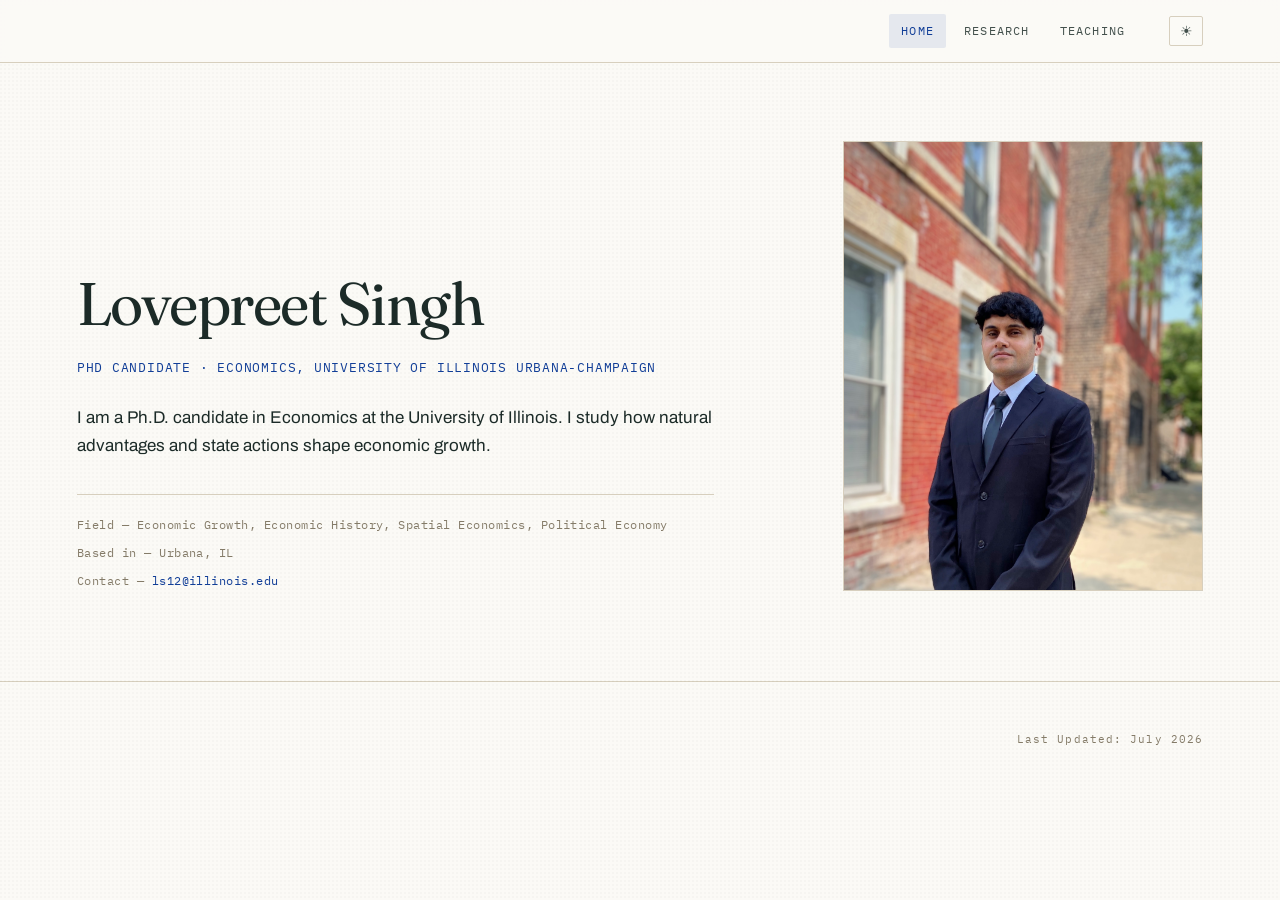
<file: index.html>
<!-- Self-contained page: design (CSS) and behaviour (JS) are inlined so each
     page renders on its own. [ brackets ] mark placeholders to replace. -->
<!DOCTYPE html>
<html lang="en">
<head>
<meta charset="UTF-8">
<meta name="viewport" content="width=device-width, initial-scale=1">
<title>Lovepreet Singh</title>
<meta name="description" content="[ One-line description of you and your work ]">
<script>try{var t=localStorage.getItem('theme')||(matchMedia('(prefers-color-scheme:dark)').matches?'dark':'light');if(t==='dark')document.documentElement.setAttribute('data-theme','dark');}catch(e){}</script>
<link rel="preconnect" href="https://fonts.googleapis.com">
<link rel="preconnect" href="https://fonts.gstatic.com" crossorigin>
<link href="https://fonts.googleapis.com/css2?family=Fraunces:ital,opsz,wght@0,9..144,400;0,9..144,500;0,9..144,600;0,9..144,900;1,9..144,400&family=Archivo:wght@400;500;600&family=IBM+Plex+Mono:wght@400;500&display=swap" rel="stylesheet">
<style>
  :root{
    --paper:    #FBFAF6;   /* near-white warm paper          */
    --paper-2:  #FFFFFF;   /* white card / plate surface     */
    --ink:      #1C2B28;   /* deep pine-slate (near-black)  */
    --ink-soft: #43504C;   /* secondary text                */
    --muted:    #847B68;   /* captions, meta, mono labels   */
    --accent:   #113E97;   /* fountain-pen cobalt           */
    --rule:     #D7CFBE;   /* hairline rules                */

    --serif: "Fraunces", Georgia, serif;
    --sans:  "Archivo", system-ui, sans-serif;
    --mono:  "IBM Plex Mono", ui-monospace, monospace;

    --edge: clamp(20px, 6vw, 110px);   /* page side margin   */
    --maxw: 1440px;

    --grain:   rgba(28,43,40,.07);     /* paper grain dots    */
    --scrim:   rgba(16,22,20,.92);     /* always-dark overlay on images */
    --on-scrim:#F1ECE0;                /* light text on scrim */
    --overlay: rgba(16,22,20,.80);     /* lightbox backdrop   */
  }

  /* dark theme — same identity, parchment becomes the ink */
  html[data-theme="dark"]{
    --paper:#16201E; --paper-2:#1F2B28; --ink:#E8E2D4; --ink-soft:#B6B2A3;
    --muted:#8C8670; --accent:#9AC4FF; --rule:#33403A; --grain:rgba(232,226,212,.05);
  }

  *{ box-sizing:border-box; margin:0; padding:0; }
  html{ scroll-behavior:smooth; }
  body{
    background:var(--paper); color:var(--ink);
    font-family:var(--sans); font-size:17px; line-height:1.65;
    -webkit-font-smoothing:antialiased;
    transition:background-color .4s ease, color .4s ease;
  }
  a{ color:inherit; }
  img{ display:block; max-width:100%; }
  ::selection{ background:var(--accent); color:#fff; }
  h1,h2,h3{ text-wrap:balance; }
  p{ text-wrap:pretty; }
  section[id], #home{ scroll-margin-top:78px; }   /* keep anchors clear of sticky nav */

  /* faint paper grain over the whole page */
  body::before{
    content:""; position:fixed; inset:0; pointer-events:none; z-index:0;
    opacity:.3; mix-blend-mode:multiply;
    background-image:
      radial-gradient(circle at 1px 1px, var(--grain) 1px, transparent 0);
    background-size:4px 4px;
  }
  .wrap{ max-width:var(--maxw); margin:0 auto; padding:0 var(--edge); position:relative; z-index:1; }

  /* ---- shared bits ---------------------------------------------------- */
  .eyebrow{
    font-family:var(--mono); font-size:12px; letter-spacing:.22em;
    text-transform:uppercase; color:var(--muted);
  }
  .accession{ font-family:var(--mono); font-size:12px; letter-spacing:.08em; color:var(--accent); }
  .filemark{ display:flex; align-items:baseline; gap:18px; border-bottom:1px solid var(--rule);
             padding-bottom:14px; margin-bottom:46px; }
  .filemark .no{ font-family:var(--mono); font-size:13px; color:var(--accent); letter-spacing:.1em; }
  .filemark h2{ font-family:var(--serif); font-weight:600; font-size:clamp(26px,4vw,40px);
                line-height:1; letter-spacing:-.01em; }
  .filemark .of{ margin-left:auto; font-family:var(--mono); font-size:11px; color:var(--muted);
                 letter-spacing:.18em; }

  /* image placeholder plate (replace with <img class="plate">) */
  .plate{
    position:relative; background:var(--paper-2);
    border:1px solid var(--rule); aspect-ratio:4/5; overflow:hidden;
    display:flex; align-items:flex-end; justify-content:flex-start;
  }
  .plate::before{   /* big faint accession ghost number */
    content:attr(data-no); position:absolute; inset:0;
    display:flex; align-items:center; justify-content:center;
    font-family:var(--serif); font-weight:900; font-size:clamp(40px,7vw,84px);
    color:var(--ink); opacity:.06; letter-spacing:-.03em;
  }
  .plate::after{    /* corner registration mark */
    content:""; position:absolute; top:10px; left:10px; width:14px; height:14px;
    border-top:1.5px solid var(--muted); border-left:1.5px solid var(--muted); opacity:.55;
  }
  .plate .cap{
    position:relative; font-family:var(--mono); font-size:11px; letter-spacing:.12em;
    color:var(--muted); padding:10px 12px; text-transform:uppercase;
  }
  img.plate{ width:100%; height:100%; object-fit:cover; }

  /* expandable abstract (native <details>, no JS, keyboard-accessible) */
  .abs{ margin-top:16px; }
  .abs summary{ cursor:pointer; list-style:none; display:inline-flex; align-items:center; gap:9px;
    font-family:var(--mono); font-size:11px; letter-spacing:.12em; text-transform:uppercase; color:var(--accent); }
  .abs summary::-webkit-details-marker{ display:none; }
  .abs summary::before{ content:"+"; display:inline-grid; place-items:center; width:16px; height:16px;
    border:1px solid var(--accent); border-radius:2px; font-size:12px; line-height:1; }
  .abs[open] summary::before{ content:"\2013"; }
  .abs .abs-body{ margin-top:13px; padding:15px 17px; background:var(--paper-2); border:1px solid var(--rule);
    border-radius:3px; color:var(--ink-soft); font-size:15px; line-height:1.6; max-width:74ch; }

  /* clickable / enlargeable plate */
  .plate.zoomable{ cursor:zoom-in; transition:border-color .25s, box-shadow .25s, transform .25s; }
  .plate.zoomable:hover{ border-color:var(--accent);
    box-shadow:0 10px 34px -16px rgba(0,0,0,.45); transform:translateY(-2px); }
  .plate .zoom-hint{ position:absolute; top:10px; right:10px; width:24px; height:24px; border-radius:50%;
    background:var(--scrim); color:var(--on-scrim); display:grid; place-items:center; font-size:12px;
    opacity:0; transition:opacity .25s; }
  .plate.zoomable:hover .zoom-hint{ opacity:1; }

  /* theme toggle */
  .theme-toggle{ margin-left:8px; width:34px; height:30px; display:inline-grid; place-items:center;
    background:transparent; border:1px solid var(--rule); border-radius:2px; cursor:pointer;
    color:var(--ink-soft); font-size:14px; transition:border-color .2s, color .2s; }
  .theme-toggle:hover{ border-color:var(--accent); color:var(--accent); }
  .ic-moon{ display:none; }
  html[data-theme="dark"] .ic-sun{ display:none; }
  html[data-theme="dark"] .ic-moon{ display:inline; }

  /* ---- top navigation ------------------------------------------------- */
  header.nav{
    position:sticky; top:0; z-index:20;
    background:color-mix(in srgb, var(--paper) 88%, transparent);
    backdrop-filter:blur(8px);
    border-bottom:1px solid var(--rule);
  }
  .nav-in{ max-width:var(--maxw); margin:0 auto; padding:14px var(--edge);
           display:flex; align-items:center; gap:24px; }
  .wordmark{ font-family:var(--serif); font-weight:600; font-size:18px; letter-spacing:-.01em;
             text-decoration:none; white-space:nowrap; }
  .wordmark small{ font-family:var(--mono); font-weight:400; font-size:10px; color:var(--muted);
                   letter-spacing:.2em; display:block; margin-top:-2px; }
  nav.links{ margin-left:auto; display:flex; gap:6px; flex-wrap:wrap; }
  nav.links a{
    font-family:var(--mono); font-size:12px; letter-spacing:.1em; text-transform:uppercase;
    text-decoration:none; color:var(--ink-soft); padding:7px 12px; border-radius:2px;
    transition:color .2s, background .2s;
  }
  nav.links a:hover{ color:var(--ink); }
  nav.links a.active{ color:var(--accent); background:color-mix(in srgb,var(--accent) 9%,transparent); }

  /* ---- hero / home ---------------------------------------------------- */
  .hero{ padding:0 0 clamp(50px,8vw,90px); }
  .banner{ width:100%; height:clamp(190px,34vw,380px); overflow:hidden; border-bottom:1px solid var(--rule); }
  .banner-img{ width:100%; height:100%; object-fit:cover; }
  .banner-img.ph{ background:
      repeating-linear-gradient(135deg, var(--paper-2) 0 22px, color-mix(in srgb,var(--paper-2) 60%,var(--paper)) 22px 44px);
      display:flex; align-items:flex-end; }
  .banner-img.ph .cap{ font-family:var(--mono); font-size:11px; letter-spacing:.14em; text-transform:uppercase;
                       color:var(--muted); padding:12px 16px; }
  .hero .wrap{ padding-top:clamp(40px,7vw,78px); }
  .hero-grid{ display:grid; grid-template-columns:1.5fr 1fr; gap:clamp(28px,5vw,72px); align-items:end; }
  .hero .eyebrow{ margin-bottom:22px; }
  .hero h1{
    font-family:var(--serif); font-weight:400; letter-spacing:-.025em; line-height:.96;
    font-size:clamp(32px,5vw,60px); margin-bottom:24px;
  }
  .hero h1 em{ font-style:italic; }
  .hero .role{ font-family:var(--mono); font-size:13px; letter-spacing:.06em; color:var(--accent);
               text-transform:uppercase; margin-bottom:26px; }
  .hero .lede{ font-size:clamp(18px,2vw,21px); max-width:46ch; color:var(--ink-soft); }
  .hero .meta{ margin-top:34px; display:flex; flex-direction:column; gap:8px;
             border-top:1px solid var(--rule); padding-top:20px; }
  .hero .meta span{ font-family:var(--mono); font-size:12px; letter-spacing:.04em; color:var(--muted); }
  .hero .meta a{ color:var(--accent); text-decoration:none; }
  .hero .meta a:hover{ text-decoration:underline; }
  .hero-plate{ max-width:360px; margin-left:auto; width:100%; }
  /* staggered entrance for the hero text */
  .hero-grid > div > .rise:nth-child(1){ transition-delay:.04s; }
  .hero-grid > div > .rise:nth-child(2){ transition-delay:.12s; }
  .hero-grid > div > .rise:nth-child(3){ transition-delay:.20s; }
  .hero-grid > div > .rise:nth-child(4){ transition-delay:.28s; }
  .hero-grid > div > .rise:nth-child(5){ transition-delay:.36s; }
  .hero-plate.rise{ transition-delay:.30s; }

  /* ---- section frame -------------------------------------------------- */
  section.file{ padding:clamp(54px,8vw,96px) 0; border-top:1px solid var(--rule); }

  /* ---- research records ----------------------------------------------- */
  .record{
    display:grid; grid-template-columns:1.05fr 1fr; gap:clamp(20px,2.5vw,36px);
    padding:clamp(34px,5vw,58px) 0; border-bottom:1px solid var(--rule); align-items:start;
}
  .record:first-of-type{ border-top:1px solid var(--rule); }
  .record .plate{ aspect-ratio:3/2; transition:border-color .25s; }
  .record .plate:hover{ border-color:var(--accent); }
  .record:nth-of-type(even) .plate{ order:2; }   /* alternate image to the right */
  .record .body{ max-width:none; }
  .record .head{ display:flex; align-items:baseline; gap:14px; margin-bottom:10px; flex-wrap:wrap; }
  .record h3{ font-family:var(--serif); font-weight:500; font-size:clamp(19px,2.2vw,25px);
              line-height:1.1; letter-spacing:-.01em; }
  .record .yr{ font-family:var(--mono); font-size:12px; color:var(--muted); letter-spacing:.06em; }
  .record p{ color:var(--ink-soft); margin-bottom:14px; }
  .record .tags{ display:flex; gap:10px; flex-wrap:wrap; }
  .record .tags a{
    font-family:var(--mono); font-size:11px; letter-spacing:.08em; text-transform:uppercase;
    text-decoration:none; color:var(--accent); border:1px solid var(--rule);
    padding:5px 11px; border-radius:2px; transition:border-color .2s, background .2s;
  }
  .record .tags a:hover{ border-color:var(--accent); background:color-mix(in srgb,var(--accent) 7%,transparent); transform:translateY(-1px); }
  .record .tags a{ transition:border-color .2s, background .2s, transform .2s; }

  /* ---- teaching cards ------------------------------------------------- */
  .courses{ display:grid; grid-template-columns:repeat(auto-fit,minmax(280px,1fr)); gap:22px; }
  .course{ border:1px solid var(--rule); background:var(--paper-2); padding:26px 26px 28px; border-radius:3px; }
  .course .term{ font-family:var(--mono); font-size:11px; letter-spacing:.16em; text-transform:uppercase;
                 color:var(--accent); margin-bottom:14px; display:inline-block;
                 border-bottom:1px solid var(--accent); padding-bottom:3px; }
  .course .code{ font-family:var(--mono); font-size:12px; color:var(--muted); letter-spacing:.06em; }
  .course h3{ font-family:var(--serif); font-weight:500; font-size:23px; line-height:1.15; margin:4px 0 12px; }
  .course p{ color:var(--ink-soft); font-size:15.5px; }

  /* ---- collection gallery (the centerpiece) --------------------------- */
  .collection{ display:grid; grid-template-columns:repeat(3,1fr); gap:clamp(12px,1.6vw,18px); }
  .item{ cursor:pointer; border:none; background:none; padding:0; text-align:left;
         font:inherit; color:inherit; }
  .item .plate{ aspect-ratio:1/1; transition:border-color .3s; }
  .item .frame{ position:absolute; inset:0; overflow:hidden; }
  .item .reveal{
    position:absolute; left:0; right:0; bottom:0; padding:14px 14px 16px;
    background:linear-gradient(to top, var(--scrim), transparent);
    transform:translateY(101%); transition:transform .34s cubic-bezier(.2,.7,.2,1);
  }
  .item .reveal .t{ font-family:var(--serif); color:var(--on-scrim); font-size:16px; line-height:1.2; }
  .item .reveal .a{ font-family:var(--mono); color:color-mix(in srgb,var(--on-scrim) 70%,var(--accent));
                    font-size:11px; letter-spacing:.1em; margin-top:4px; }
  .item:hover .reveal, .item:focus-visible .reveal{ transform:translateY(0); }
  .item:hover .plate, .item:focus-visible .plate{ border-color:var(--accent); }
  .item{ transition:transform .25s; }
  .item:hover{ transform:translateY(-3px); }
  .item .label{ margin-top:11px; display:flex; justify-content:space-between; gap:10px; align-items:baseline; }
  .item .label .ttl{ font-family:var(--serif); font-size:17px; line-height:1.15; }
  .item .label .no{ font-family:var(--mono); font-size:11px; color:var(--accent); letter-spacing:.08em; white-space:nowrap; }

  /* ---- subcollections (editable groups within Collection) ---- */
  .subcollection{ margin-top:clamp(40px,5vw,60px); }
  .subcollection:first-of-type{ margin-top:0; }
  .subhead{ display:flex; align-items:baseline; gap:14px; margin-bottom:22px;
            padding-bottom:11px; border-bottom:1px solid var(--rule); }
  .subhead .sn{ font-family:var(--mono); font-size:12px; color:var(--accent); letter-spacing:.1em; }
  .subhead h3{ font-family:var(--serif); font-weight:500; font-size:clamp(16px,1.9vw,20px);
               line-height:1.1; letter-spacing:-.005em; }
  .subhead .ct{ margin-left:auto; font-family:var(--mono); font-size:11px; color:var(--muted);
                letter-spacing:.16em; text-transform:uppercase; }
  /* inside a research group the subhead rule already opens the list */
  .research-group .record:first-of-type{ border-top:none; }

  /* ---- lightbox ------------------------------------------------------- */
  .lightbox{
    position:fixed; inset:0; z-index:50; display:none; place-items:center; padding:24px;
    background:var(--overlay); backdrop-filter:blur(4px);
  }
  .lightbox.open{ display:grid; }
  .lb-card{ background:var(--paper); border:1px solid var(--rule); max-width:780px; width:100%;
            max-height:90vh; overflow:auto; display:grid; grid-template-columns:1fr 1fr; }
  .lb-card .plate{ aspect-ratio:auto; height:100%; min-height:340px; border:none; border-right:1px solid var(--rule); }
  .lb-meta{ padding:30px 30px 34px; }
  .lb-meta .accession{ margin-bottom:16px; display:block; }
  .lb-meta h3{ font-family:var(--serif); font-weight:500; font-size:27px; line-height:1.15; margin-bottom:14px; }
  .lb-meta p{ color:var(--ink-soft); font-size:15.5px; margin-bottom:18px; }
  .lb-meta dl{ font-family:var(--mono); font-size:12px; color:var(--muted); letter-spacing:.04em;
               display:grid; grid-template-columns:auto 1fr; gap:7px 16px; }
  .lb-meta dt{ color:var(--accent); }
  .lb-close{ position:absolute; top:18px; right:22px; background:var(--paper); border:1px solid var(--rule);
             width:40px; height:40px; border-radius:50%; cursor:pointer; font-family:var(--mono);
             font-size:16px; color:var(--ink); line-height:1; }
  .lb-close:hover{ border-color:var(--accent); color:var(--accent); }

  /* ---- footer --------------------------------------------------------- */
  footer.colophon{ border-top:1px solid var(--rule); padding:48px 0 64px; }
  .colophon .row{ display:flex; flex-wrap:wrap; gap:24px 40px; align-items:baseline; }
  .colophon a{ font-family:var(--mono); font-size:12px; letter-spacing:.08em; color:var(--accent);
               text-decoration:none; text-transform:uppercase; }
  .colophon a:hover{ text-decoration:underline; }
  .colophon .set{ margin-left:auto; font-family:var(--mono); font-size:11px; color:var(--muted);
                  letter-spacing:.1em; }

  /* ---- reveal-on-scroll ---------------------------------------------- */
  .rise{ opacity:0; transform:translateY(22px); transition:opacity .7s ease, transform .7s cubic-bezier(.2,.7,.2,1); }
  .rise.in{ opacity:1; transform:none; }

  /* ---- responsive ----------------------------------------------------- */
  @media (max-width:820px){
    .hero-grid{ grid-template-columns:1fr; }
    .hero-plate{ max-width:240px; margin:8px 0 0; order:-1; }
    .record{ grid-template-columns:1fr; gap:20px; }
    .record .plate{ order:-1 !important; aspect-ratio:16/9; }
    .lb-card{ grid-template-columns:1fr; }
    .lb-card .plate{ border-right:none; border-bottom:1px solid var(--rule); min-height:260px; }
  }
  @media (max-width:520px){
    .collection{ grid-template-columns:repeat(2,1fr); gap:12px; }
  }

  /* ---- accessibility: respect reduced motion ------------------------- */
  @media (prefers-reduced-motion:reduce){
    html{ scroll-behavior:auto; }
    *{ transition:none !important; animation:none !important; }
    .rise{ opacity:1; transform:none; }
  }
  :focus-visible{ outline:2px solid var(--accent); outline-offset:3px; }

  /* multi-page: first section sits directly under the nav */
  main > section.file:first-child{ border-top:none; }

  /* --- de-catalogued: hide accession codes, file marks & plate numbers --- */
  .filemark .no{ display:none; }            /* FILE 01 / 02 / 03 */
  .subhead .sn{ display:none; }             /* R · I , C · I markers */
  .record .head .accession{ display:none; } /* R.001 code (year is kept) */
  .plate .cap{ display:none; }              /* R.001 / plate captions */
  .plate::before{ content:"" !important; }  /* faint ghost numbers */
  .item .label .no{ display:none; }         /* C.01 under gallery items */
  .item .reveal .a{ display:none; }         /* C.01 in hover overlay */
  .lb-meta .accession{ display:none; }      /* code in enlarged view */

  /* hide placeholder notes & section side-labels */
  .subhead .ct{ display:none; }             /* [ note ] */
  .filemark .of{ display:none; }            /* SELECTED WORK / BY THEME / COURSES */
  .banner-img.ph .cap{ display:none; }      /* banner instruction caption */
</style>
</head>
<body>
<header class="nav">
  <div class="nav-in">
    <a class="wordmark" href="index.html"> <small> </small></a>
    <nav class="links" aria-label="Pages">
      <a href="index.html" class="active">Home</a>
      <a href="research.html">Research</a>
      <a href="teaching.html">Teaching</a>
    </nav>
    <button class="theme-toggle" id="themeToggle" aria-label="Toggle dark mode" title="Toggle light / dark">
      <span class="ic-sun" aria-hidden="true">☀</span><span class="ic-moon" aria-hidden="true">☾</span>
    </button>
  </div>
</header>

<main>

<section id="home" class="hero">
  <!-- BANNER hidden for now. To restore, uncomment the block below.
  <div class="banner">
    <img class="banner-img" src="images/seattle.jpeg" alt="">
  </div>
  -->
  <div class="wrap">
    <div class="hero-grid">
      <div>
        <div class="eyebrow rise"></div>
        <h1 class="rise">Lovepreet Singh</h1>
        <div class="role rise">PhD candidate · Economics, University of Illinois Urbana-Champaign </div>
        <p>I am a Ph.D. candidate in Economics at the University of Illinois. I study how natural advantages and state actions shape economic growth.</p>
        <div class="meta rise">
          <span>Field —  Economic Growth, Economic History, Spatial Economics, Political Economy</span>
<span>Based in — Urbana, IL</span>
<span>Contact — <a href="mailto:ls12@illinois.edu">ls12@illinois.edu</a></span>
        </div>
      </div>
      <div class="hero-plate rise">
        <!-- PLATE: replace this div with <img class="plate" src="images/portrait.jpg" alt="Portrait of Lovepreet"> -->
        <img class="plate" src="images/portrait.jpg" alt="Lovepreet Singh" style="aspect-ratio:4/5">
      </div>
    </div>
  </div>
</section>

</main>

<footer class="colophon">
  <div class="wrap">
    <div class="row">
      <!-- Links hidden for now. To restore, uncomment and add real URLs.
      <a href="#">Google Scholar</a>
      <a href="#">CV (PDF)</a>
      <a href="#">ORCID</a>
      -->
      <span class="set">Last Updated: July 2026</span>
    </div>
  </div>
</footer>

<script>
  /* reveal-on-scroll */
  const io = new IntersectionObserver((entries)=>{
    entries.forEach(e=>{ if(e.isIntersecting){ e.target.classList.add('in'); io.unobserve(e.target); } });
  }, { threshold:.12 });
  document.querySelectorAll('.rise').forEach(el=>io.observe(el));

  const lb = document.getElementById('lightbox');
  if(lb){
    const lbClose = document.getElementById('lbClose');
    const set = (id,val)=>{ const el=document.getElementById(id); if(el) el.textContent = val || ''; };
    function openLightbox({title,desc,acc,origin,medium,imgSrc}){
      set('lbTitle',title); set('lbDesc',desc); set('lbAcc',acc);
      const dl = document.getElementById('lbDl');
      if(origin || medium){ dl.style.display=''; set('lbOrigin',origin||'—'); set('lbMedium',medium||'—'); }
      else { dl.style.display='none'; }
      const plate = document.getElementById('lbPlate');
      plate.setAttribute('data-no', acc || '');
      plate.style.backgroundImage = imgSrc ? 'url('+imgSrc+')' : '';
      plate.style.backgroundSize='cover'; plate.style.backgroundPosition='center';
      lb.classList.add('open'); document.body.style.overflow='hidden'; lbClose.focus();
    }
    const closeLb = ()=>{ lb.classList.remove('open'); document.body.style.overflow=''; };
    lbClose.addEventListener('click', closeLb);
    lb.addEventListener('click', e=>{ if(e.target===lb) closeLb(); });
    document.addEventListener('keydown', e=>{ if(e.key==='Escape') closeLb(); });
    document.querySelectorAll('.item').forEach(item=>{
      item.addEventListener('click', ()=>{
        const d = item.dataset; const img = item.querySelector('img.plate');
        openLightbox({ title:d.title, desc:d.desc, acc:d.acc, origin:d.origin, medium:d.medium, imgSrc:img?img.src:'' });
      });
    });
    document.querySelectorAll('.record .plate.zoomable').forEach(p=>{
      const rec = p.closest('.record');
      const open = ()=>{
        const h = rec.querySelector('h3'); const blurb = rec.querySelector('.body > p');
        const src = p.tagName === 'IMG' ? p.src : (p.querySelector('img') ? p.querySelector('img').src : '');
        openLightbox({ title:h?h.textContent:'', desc:blurb?blurb.textContent:'', acc:p.dataset.acc, imgSrc:src });
      };
      p.addEventListener('click', open);
      p.addEventListener('keydown', e=>{ if(e.key==='Enter' || e.key===' '){ e.preventDefault(); open(); } });
    });
  }

  const root = document.documentElement;
  const tt = document.getElementById('themeToggle');
  if(tt) tt.addEventListener('click', ()=>{
    const dark = root.getAttribute('data-theme') === 'dark';
    if(dark) root.removeAttribute('data-theme'); else root.setAttribute('data-theme','dark');
    try { localStorage.setItem('theme', dark ? 'light' : 'dark'); } catch(e){}
  });
</script>
<script>
  function jumpToContent() {
    var hero = document.querySelector('.hero .wrap');
    if (hero) {
      var y = hero.getBoundingClientRect().top + window.scrollY - 20;
      window.scrollTo(0, y);
    }
  }
  window.addEventListener('load', jumpToContent);
  window.addEventListener('pageshow', function (e) { if (e.persisted) jumpToContent(); });
</script>
</body>
</html>
</file>
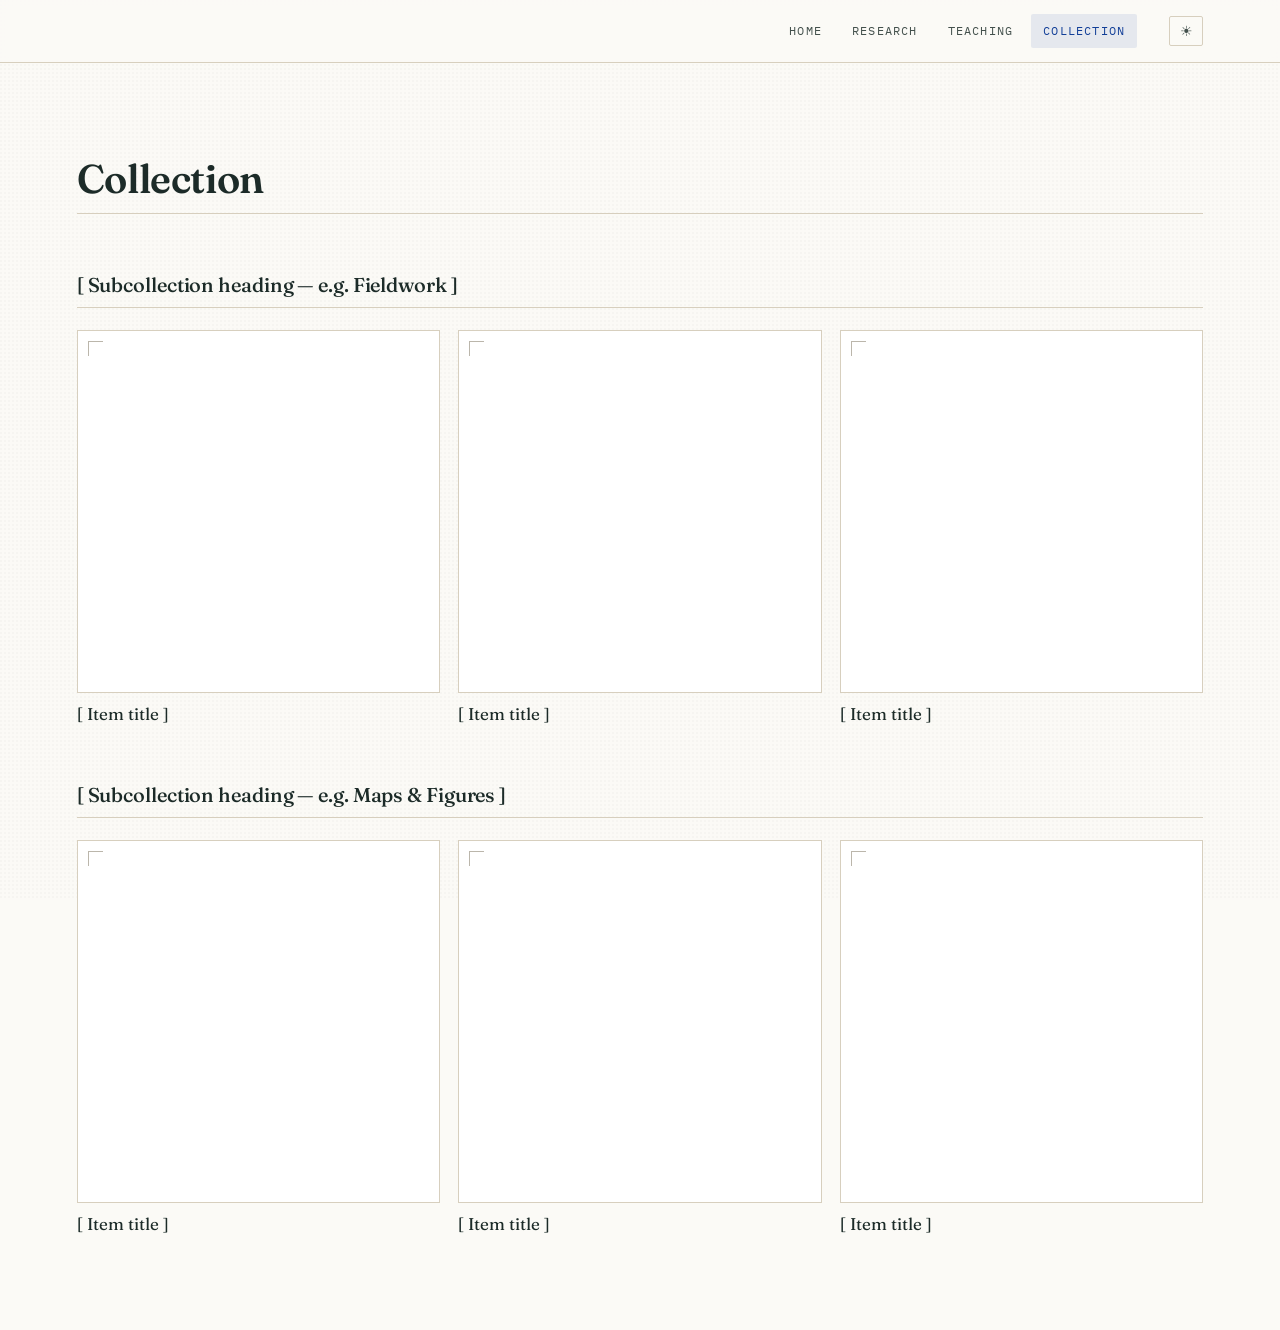
<file: collection.html>
<!-- Self-contained page: design (CSS) and behaviour (JS) are inlined so each
     page renders on its own. [ brackets ] mark placeholders to replace. -->
<!DOCTYPE html>
<html lang="en">
<head>
<meta charset="UTF-8">
<meta name="viewport" content="width=device-width, initial-scale=1">
<title>Collection — Lovepreet Singh</title>
<meta name="description" content="[ One-line description of you and your work ]">
<meta name="robots" content="noindex">
<script>try{var t=localStorage.getItem('theme')||(matchMedia('(prefers-color-scheme:dark)').matches?'dark':'light');if(t==='dark')document.documentElement.setAttribute('data-theme','dark');}catch(e){}</script>
<link rel="preconnect" href="https://fonts.googleapis.com">
<link rel="preconnect" href="https://fonts.gstatic.com" crossorigin>
<link href="https://fonts.googleapis.com/css2?family=Fraunces:ital,opsz,wght@0,9..144,400;0,9..144,500;0,9..144,600;0,9..144,900;1,9..144,400&family=Archivo:wght@400;500;600&family=IBM+Plex+Mono:wght@400;500&display=swap" rel="stylesheet">
<style>
  :root{
    --paper:    #FBFAF6;   /* near-white warm paper          */
    --paper-2:  #FFFFFF;   /* white card / plate surface     */
    --ink:      #1C2B28;   /* deep pine-slate (near-black)  */
    --ink-soft: #43504C;   /* secondary text                */
    --muted:    #847B68;   /* captions, meta, mono labels   */
    --accent:   #113E97;   /* fountain-pen cobalt           */
    --rule:     #D7CFBE;   /* hairline rules                */

    --serif: "Fraunces", Georgia, serif;
    --sans:  "Archivo", system-ui, sans-serif;
    --mono:  "IBM Plex Mono", ui-monospace, monospace;

    --edge: clamp(20px, 6vw, 110px);   /* page side margin   */
    --maxw: 1440px;

    --grain:   rgba(28,43,40,.07);     /* paper grain dots    */
    --scrim:   rgba(16,22,20,.92);     /* always-dark overlay on images */
    --on-scrim:#F1ECE0;                /* light text on scrim */
    --overlay: rgba(16,22,20,.80);     /* lightbox backdrop   */
  }

  /* dark theme — same identity, parchment becomes the ink */
  html[data-theme="dark"]{
    --paper:#16201E; --paper-2:#1F2B28; --ink:#E8E2D4; --ink-soft:#B6B2A3;
    --muted:#8C8670; --accent:#9AC4FF; --rule:#33403A; --grain:rgba(232,226,212,.05);
  }

  *{ box-sizing:border-box; margin:0; padding:0; }
  html{ scroll-behavior:smooth; }
  body{
    background:var(--paper); color:var(--ink);
    font-family:var(--sans); font-size:17px; line-height:1.65;
    -webkit-font-smoothing:antialiased;
    transition:background-color .4s ease, color .4s ease;
  }
  a{ color:inherit; }
  img{ display:block; max-width:100%; }
  ::selection{ background:var(--accent); color:#fff; }
  h1,h2,h3{ text-wrap:balance; }
  p{ text-wrap:pretty; }
  section[id], #home{ scroll-margin-top:78px; }   /* keep anchors clear of sticky nav */

  /* faint paper grain over the whole page */
  body::before{
    content:""; position:fixed; inset:0; pointer-events:none; z-index:0;
    opacity:.3; mix-blend-mode:multiply;
    background-image:
      radial-gradient(circle at 1px 1px, var(--grain) 1px, transparent 0);
    background-size:4px 4px;
  }
  .wrap{ max-width:var(--maxw); margin:0 auto; padding:0 var(--edge); position:relative; z-index:1; }

  /* ---- shared bits ---------------------------------------------------- */
  .eyebrow{
    font-family:var(--mono); font-size:12px; letter-spacing:.22em;
    text-transform:uppercase; color:var(--muted);
  }
  .accession{ font-family:var(--mono); font-size:12px; letter-spacing:.08em; color:var(--accent); }
  .filemark{ display:flex; align-items:baseline; gap:18px; border-bottom:1px solid var(--rule);
             padding-bottom:14px; margin-bottom:46px; }
  .filemark .no{ font-family:var(--mono); font-size:13px; color:var(--accent); letter-spacing:.1em; }
  .filemark h2{ font-family:var(--serif); font-weight:600; font-size:clamp(26px,4vw,40px);
                line-height:1; letter-spacing:-.01em; }
  .filemark .of{ margin-left:auto; font-family:var(--mono); font-size:11px; color:var(--muted);
                 letter-spacing:.18em; }

  /* image placeholder plate (replace with <img class="plate">) */
  .plate{
    position:relative; background:var(--paper-2);
    border:1px solid var(--rule); aspect-ratio:4/5; overflow:hidden;
    display:flex; align-items:flex-end; justify-content:flex-start;
  }
  .plate::before{   /* big faint accession ghost number */
    content:attr(data-no); position:absolute; inset:0;
    display:flex; align-items:center; justify-content:center;
    font-family:var(--serif); font-weight:900; font-size:clamp(40px,7vw,84px);
    color:var(--ink); opacity:.06; letter-spacing:-.03em;
  }
  .plate::after{    /* corner registration mark */
    content:""; position:absolute; top:10px; left:10px; width:14px; height:14px;
    border-top:1.5px solid var(--muted); border-left:1.5px solid var(--muted); opacity:.55;
  }
  .plate .cap{
    position:relative; font-family:var(--mono); font-size:11px; letter-spacing:.12em;
    color:var(--muted); padding:10px 12px; text-transform:uppercase;
  }
  img.plate{ width:100%; height:100%; object-fit:cover; }

  /* expandable abstract (native <details>, no JS, keyboard-accessible) */
  .abs{ margin-top:16px; }
  .abs summary{ cursor:pointer; list-style:none; display:inline-flex; align-items:center; gap:9px;
    font-family:var(--mono); font-size:11px; letter-spacing:.12em; text-transform:uppercase; color:var(--accent); }
  .abs summary::-webkit-details-marker{ display:none; }
  .abs summary::before{ content:"+"; display:inline-grid; place-items:center; width:16px; height:16px;
    border:1px solid var(--accent); border-radius:2px; font-size:12px; line-height:1; }
  .abs[open] summary::before{ content:"\2013"; }
  .abs .abs-body{ margin-top:13px; padding:15px 17px; background:var(--paper-2); border:1px solid var(--rule);
    border-radius:3px; color:var(--ink-soft); font-size:15px; line-height:1.6; max-width:74ch; }

  /* clickable / enlargeable plate */
  .plate.zoomable{ cursor:zoom-in; transition:border-color .25s, box-shadow .25s, transform .25s; }
  .plate.zoomable:hover{ border-color:var(--accent);
    box-shadow:0 10px 34px -16px rgba(0,0,0,.45); transform:translateY(-2px); }
  .plate .zoom-hint{ position:absolute; top:10px; right:10px; width:24px; height:24px; border-radius:50%;
    background:var(--scrim); color:var(--on-scrim); display:grid; place-items:center; font-size:12px;
    opacity:0; transition:opacity .25s; }
  .plate.zoomable:hover .zoom-hint{ opacity:1; }

  /* theme toggle */
  .theme-toggle{ margin-left:8px; width:34px; height:30px; display:inline-grid; place-items:center;
    background:transparent; border:1px solid var(--rule); border-radius:2px; cursor:pointer;
    color:var(--ink-soft); font-size:14px; transition:border-color .2s, color .2s; }
  .theme-toggle:hover{ border-color:var(--accent); color:var(--accent); }
  .ic-moon{ display:none; }
  html[data-theme="dark"] .ic-sun{ display:none; }
  html[data-theme="dark"] .ic-moon{ display:inline; }

  /* ---- top navigation ------------------------------------------------- */
  header.nav{
    position:sticky; top:0; z-index:20;
    background:color-mix(in srgb, var(--paper) 88%, transparent);
    backdrop-filter:blur(8px);
    border-bottom:1px solid var(--rule);
  }
  .nav-in{ max-width:var(--maxw); margin:0 auto; padding:14px var(--edge);
           display:flex; align-items:center; gap:24px; }
  .wordmark{ font-family:var(--serif); font-weight:600; font-size:18px; letter-spacing:-.01em;
             text-decoration:none; white-space:nowrap; }
  .wordmark small{ font-family:var(--mono); font-weight:400; font-size:10px; color:var(--muted);
                   letter-spacing:.2em; display:block; margin-top:-2px; }
  nav.links{ margin-left:auto; display:flex; gap:6px; flex-wrap:wrap; }
  nav.links a{
    font-family:var(--mono); font-size:12px; letter-spacing:.1em; text-transform:uppercase;
    text-decoration:none; color:var(--ink-soft); padding:7px 12px; border-radius:2px;
    transition:color .2s, background .2s;
  }
  nav.links a:hover{ color:var(--ink); }
  nav.links a.active{ color:var(--accent); background:color-mix(in srgb,var(--accent) 9%,transparent); }

  /* ---- hero / home ---------------------------------------------------- */
  .hero{ padding:0 0 clamp(50px,8vw,90px); }
  .banner{ width:100%; height:clamp(190px,34vw,380px); overflow:hidden; border-bottom:1px solid var(--rule); }
  .banner-img{ width:100%; height:100%; object-fit:cover; }
  .banner-img.ph{ background:
      repeating-linear-gradient(135deg, var(--paper-2) 0 22px, color-mix(in srgb,var(--paper-2) 60%,var(--paper)) 22px 44px);
      display:flex; align-items:flex-end; }
  .banner-img.ph .cap{ font-family:var(--mono); font-size:11px; letter-spacing:.14em; text-transform:uppercase;
                       color:var(--muted); padding:12px 16px; }
  .hero .wrap{ padding-top:clamp(40px,7vw,78px); }
  .hero-grid{ display:grid; grid-template-columns:1.5fr 1fr; gap:clamp(28px,5vw,72px); align-items:end; }
  .hero .eyebrow{ margin-bottom:22px; }
  .hero h1{
    font-family:var(--serif); font-weight:400; letter-spacing:-.025em; line-height:.96;
    font-size:clamp(52px,10vw,116px); margin-bottom:24px;
  }
  .hero h1 em{ font-style:italic; }
  .hero .role{ font-family:var(--mono); font-size:13px; letter-spacing:.06em; color:var(--accent);
               text-transform:uppercase; margin-bottom:26px; }
  .hero .lede{ font-size:clamp(18px,2vw,21px); max-width:46ch; color:var(--ink-soft); }
  .hero .meta{ margin-top:34px; display:flex; flex-wrap:wrap; gap:8px 26px;
               border-top:1px solid var(--rule); padding-top:20px; }
  .hero .meta span{ font-family:var(--mono); font-size:12px; letter-spacing:.04em; color:var(--muted); }
  .hero .meta a{ color:var(--accent); text-decoration:none; }
  .hero .meta a:hover{ text-decoration:underline; }
  .hero-plate{ max-width:360px; margin-left:auto; width:100%; }
  /* staggered entrance for the hero text */
  .hero-grid > div > .rise:nth-child(1){ transition-delay:.04s; }
  .hero-grid > div > .rise:nth-child(2){ transition-delay:.12s; }
  .hero-grid > div > .rise:nth-child(3){ transition-delay:.20s; }
  .hero-grid > div > .rise:nth-child(4){ transition-delay:.28s; }
  .hero-grid > div > .rise:nth-child(5){ transition-delay:.36s; }
  .hero-plate.rise{ transition-delay:.30s; }

  /* ---- section frame -------------------------------------------------- */
  section.file{ padding:clamp(54px,8vw,96px) 0; border-top:1px solid var(--rule); }

  /* ---- research records ----------------------------------------------- */
  .record{
    display:grid; grid-template-columns:1.05fr 1fr; gap:clamp(26px,5vw,64px);
    padding:clamp(34px,5vw,58px) 0; border-bottom:1px solid var(--rule); align-items:center;
  }
  .record:first-of-type{ border-top:1px solid var(--rule); }
  .record .plate{ aspect-ratio:3/2; transition:border-color .25s; }
  .record .plate:hover{ border-color:var(--accent); }
  .record:nth-of-type(even) .plate{ order:2; }   /* alternate image to the right */
  .record .body{ max-width:50ch; }
  .record .head{ display:flex; align-items:baseline; gap:14px; margin-bottom:10px; flex-wrap:wrap; }
  .record h3{ font-family:var(--serif); font-weight:500; font-size:clamp(19px,2.2vw,25px);
              line-height:1.1; letter-spacing:-.01em; }
  .record .yr{ font-family:var(--mono); font-size:12px; color:var(--muted); letter-spacing:.06em; }
  .record p{ color:var(--ink-soft); margin-bottom:14px; }
  .record .tags{ display:flex; gap:10px; flex-wrap:wrap; }
  .record .tags a{
    font-family:var(--mono); font-size:11px; letter-spacing:.08em; text-transform:uppercase;
    text-decoration:none; color:var(--accent); border:1px solid var(--rule);
    padding:5px 11px; border-radius:2px; transition:border-color .2s, background .2s;
  }
  .record .tags a:hover{ border-color:var(--accent); background:color-mix(in srgb,var(--accent) 7%,transparent); transform:translateY(-1px); }
  .record .tags a{ transition:border-color .2s, background .2s, transform .2s; }

  /* ---- teaching cards ------------------------------------------------- */
  .courses{ display:grid; grid-template-columns:repeat(auto-fit,minmax(280px,1fr)); gap:22px; }
  .course{ border:1px solid var(--rule); background:var(--paper-2); padding:26px 26px 28px; border-radius:3px; }
  .course .term{ font-family:var(--mono); font-size:11px; letter-spacing:.16em; text-transform:uppercase;
                 color:var(--accent); margin-bottom:14px; display:inline-block;
                 border-bottom:1px solid var(--accent); padding-bottom:3px; }
  .course .code{ font-family:var(--mono); font-size:12px; color:var(--muted); letter-spacing:.06em; }
  .course h3{ font-family:var(--serif); font-weight:500; font-size:23px; line-height:1.15; margin:4px 0 12px; }
  .course p{ color:var(--ink-soft); font-size:15.5px; }

  /* ---- collection gallery (the centerpiece) --------------------------- */
  .collection{ display:grid; grid-template-columns:repeat(3,1fr); gap:clamp(12px,1.6vw,18px); }
  .item{ cursor:pointer; border:none; background:none; padding:0; text-align:left;
         font:inherit; color:inherit; }
  .item .plate{ aspect-ratio:1/1; transition:border-color .3s; }
  .item .frame{ position:absolute; inset:0; overflow:hidden; }
  .item .reveal{
    position:absolute; left:0; right:0; bottom:0; padding:14px 14px 16px;
    background:linear-gradient(to top, var(--scrim), transparent);
    transform:translateY(101%); transition:transform .34s cubic-bezier(.2,.7,.2,1);
  }
  .item .reveal .t{ font-family:var(--serif); color:var(--on-scrim); font-size:16px; line-height:1.2; }
  .item .reveal .a{ font-family:var(--mono); color:color-mix(in srgb,var(--on-scrim) 70%,var(--accent));
                    font-size:11px; letter-spacing:.1em; margin-top:4px; }
  .item:hover .reveal, .item:focus-visible .reveal{ transform:translateY(0); }
  .item:hover .plate, .item:focus-visible .plate{ border-color:var(--accent); }
  .item{ transition:transform .25s; }
  .item:hover{ transform:translateY(-3px); }
  .item .label{ margin-top:11px; display:flex; justify-content:space-between; gap:10px; align-items:baseline; }
  .item .label .ttl{ font-family:var(--serif); font-size:17px; line-height:1.15; }
  .item .label .no{ font-family:var(--mono); font-size:11px; color:var(--accent); letter-spacing:.08em; white-space:nowrap; }

  /* ---- subcollections (editable groups within Collection) ---- */
  .subcollection{ margin-top:clamp(40px,5vw,60px); }
  .subcollection:first-of-type{ margin-top:0; }
  .subhead{ display:flex; align-items:baseline; gap:14px; margin-bottom:22px;
            padding-bottom:11px; border-bottom:1px solid var(--rule); }
  .subhead .sn{ font-family:var(--mono); font-size:12px; color:var(--accent); letter-spacing:.1em; }
  .subhead h3{ font-family:var(--serif); font-weight:500; font-size:clamp(16px,1.9vw,20px);
               line-height:1.1; letter-spacing:-.005em; }
  .subhead .ct{ margin-left:auto; font-family:var(--mono); font-size:11px; color:var(--muted);
                letter-spacing:.16em; text-transform:uppercase; }
  /* inside a research group the subhead rule already opens the list */
  .research-group .record:first-of-type{ border-top:none; }

  /* ---- lightbox ------------------------------------------------------- */
  .lightbox{
    position:fixed; inset:0; z-index:50; display:none; place-items:center; padding:24px;
    background:var(--overlay); backdrop-filter:blur(4px);
  }
  .lightbox.open{ display:grid; }
  .lb-card{ background:var(--paper); border:1px solid var(--rule); max-width:780px; width:100%;
            max-height:90vh; overflow:auto; display:grid; grid-template-columns:1fr 1fr; }
  .lb-card .plate{ aspect-ratio:auto; height:100%; min-height:340px; border:none; border-right:1px solid var(--rule); }
  .lb-meta{ padding:30px 30px 34px; }
  .lb-meta .accession{ margin-bottom:16px; display:block; }
  .lb-meta h3{ font-family:var(--serif); font-weight:500; font-size:27px; line-height:1.15; margin-bottom:14px; }
  .lb-meta p{ color:var(--ink-soft); font-size:15.5px; margin-bottom:18px; }
  .lb-meta dl{ font-family:var(--mono); font-size:12px; color:var(--muted); letter-spacing:.04em;
               display:grid; grid-template-columns:auto 1fr; gap:7px 16px; }
  .lb-meta dt{ color:var(--accent); }
  .lb-close{ position:absolute; top:18px; right:22px; background:var(--paper); border:1px solid var(--rule);
             width:40px; height:40px; border-radius:50%; cursor:pointer; font-family:var(--mono);
             font-size:16px; color:var(--ink); line-height:1; }
  .lb-close:hover{ border-color:var(--accent); color:var(--accent); }

  /* ---- footer --------------------------------------------------------- */
  footer.colophon{ border-top:1px solid var(--rule); padding:48px 0 64px; }
  .colophon .row{ display:flex; flex-wrap:wrap; gap:24px 40px; align-items:baseline; }
  .colophon .name{ font-family:var(--serif); font-size:22px; font-weight:500; }
  .colophon a{ font-family:var(--mono); font-size:12px; letter-spacing:.08em; color:var(--accent);
               text-decoration:none; text-transform:uppercase; }
  .colophon a:hover{ text-decoration:underline; }
  .colophon .set{ margin-left:auto; font-family:var(--mono); font-size:11px; color:var(--muted);
                  letter-spacing:.1em; }

  /* ---- reveal-on-scroll ---------------------------------------------- */
  .rise{ opacity:0; transform:translateY(22px); transition:opacity .7s ease, transform .7s cubic-bezier(.2,.7,.2,1); }
  .rise.in{ opacity:1; transform:none; }

  /* ---- responsive ----------------------------------------------------- */
  @media (max-width:820px){
    .hero-grid{ grid-template-columns:1fr; }
    .hero-plate{ max-width:240px; margin:8px 0 0; order:-1; }
    .record{ grid-template-columns:1fr; gap:20px; }
    .record .plate{ order:-1 !important; aspect-ratio:16/9; }
    .lb-card{ grid-template-columns:1fr; }
    .lb-card .plate{ border-right:none; border-bottom:1px solid var(--rule); min-height:260px; }
  }
  @media (max-width:520px){
    .collection{ grid-template-columns:repeat(2,1fr); gap:12px; }
  }

  /* ---- accessibility: respect reduced motion ------------------------- */
  @media (prefers-reduced-motion:reduce){
    html{ scroll-behavior:auto; }
    *{ transition:none !important; animation:none !important; }
    .rise{ opacity:1; transform:none; }
  }
  :focus-visible{ outline:2px solid var(--accent); outline-offset:3px; }

  /* multi-page: first section sits directly under the nav */
  main > section.file:first-child{ border-top:none; }

  /* --- de-catalogued: hide accession codes, file marks & plate numbers --- */
  .filemark .no{ display:none; }            /* FILE 01 / 02 / 03 */
  .subhead .sn{ display:none; }             /* R · I , C · I markers */
  .record .head .accession{ display:none; } /* R.001 code (year is kept) */
  .plate .cap{ display:none; }              /* R.001 / plate captions */
  .plate::before{ content:"" !important; }  /* faint ghost numbers */
  .item .label .no{ display:none; }         /* C.01 under gallery items */
  .item .reveal .a{ display:none; }         /* C.01 in hover overlay */
  .lb-meta .accession{ display:none; }      /* code in enlarged view */

  /* hide placeholder notes & section side-labels */
  .subhead .ct{ display:none; }             /* [ note ] */
  .filemark .of{ display:none; }            /* SELECTED WORK / BY THEME / COURSES */
  .banner-img.ph .cap{ display:none; }      /* banner instruction caption */
</style>
</head>
<body>
<header class="nav">
  <div class="nav-in">
    <a class="wordmark" href="index.html"> <small> </small></a>
    <nav class="links" aria-label="Pages">
      <a href="index.html">Home</a>
      <a href="research.html">Research</a>
      <a href="teaching.html">Teaching</a>
      <a href="collection.html" class="active">Collection</a>
    </nav>
    <button class="theme-toggle" id="themeToggle" aria-label="Toggle dark mode" title="Toggle light / dark">
      <span class="ic-sun" aria-hidden="true">☀</span><span class="ic-moon" aria-hidden="true">☾</span>
    </button>
  </div>
</header>

<main>

<section id="collection" class="file">
  <div class="wrap">
    <div class="filemark rise">
      <span class="no">FILE 03</span>
      <h2>Collection</h2>
      <span class="of">BY THEME</span>
    </div>

    <!--
      SUBCOLLECTION: each group below has its own editable heading.
      To add another group, copy a whole <div class="subcollection"> … </div> block.
      To use real images, replace a <div class="plate">…</div> with
        <img class="plate" src="images/c01.jpg" alt="…">.
    -->

    <div class="subcollection rise">
      <div class="subhead">
        <span class="sn">C · I</span>
        <h3>[ Subcollection heading — e.g. Fieldwork ]</h3>
        <span class="ct">[ note ]</span>
      </div>
      <div class="collection">
        <button class="item rise" data-title="[ Item title ]" data-acc="C.01"
                data-origin="[ Origin / date ]" data-medium="[ Medium ]"
                data-desc="[ A longer note about this item — what it is, where it's from, why it matters. ]">
          <div class="plate" data-no="C.1"><div class="reveal"><div class="t">[ Item title ]</div><div class="a">C.01</div></div></div>
          <div class="label"><span class="ttl">[ Item title ]</span><span class="no">C.01</span></div>
        </button>

        <button class="item rise" data-title="[ Item title ]" data-acc="C.02"
                data-origin="[ Origin / date ]" data-medium="[ Medium ]"
                data-desc="[ A longer note about this item. ]">
          <div class="plate" data-no="C.2"><div class="reveal"><div class="t">[ Item title ]</div><div class="a">C.02</div></div></div>
          <div class="label"><span class="ttl">[ Item title ]</span><span class="no">C.02</span></div>
        </button>

        <button class="item rise" data-title="[ Item title ]" data-acc="C.03"
                data-origin="[ Origin / date ]" data-medium="[ Medium ]"
                data-desc="[ A longer note about this item. ]">
          <div class="plate" data-no="C.3"><div class="reveal"><div class="t">[ Item title ]</div><div class="a">C.03</div></div></div>
          <div class="label"><span class="ttl">[ Item title ]</span><span class="no">C.03</span></div>
        </button>
      </div>
    </div>

    <div class="subcollection rise">
      <div class="subhead">
        <span class="sn">C · II</span>
        <h3>[ Subcollection heading — e.g. Maps &amp; Figures ]</h3>
        <span class="ct">[ note ]</span>
      </div>
      <div class="collection">
        <button class="item rise" data-title="[ Item title ]" data-acc="C.04"
                data-origin="[ Origin / date ]" data-medium="[ Medium ]"
                data-desc="[ A longer note about this item. ]">
          <div class="plate" data-no="C.4"><div class="reveal"><div class="t">[ Item title ]</div><div class="a">C.04</div></div></div>
          <div class="label"><span class="ttl">[ Item title ]</span><span class="no">C.04</span></div>
        </button>

        <button class="item rise" data-title="[ Item title ]" data-acc="C.05"
                data-origin="[ Origin / date ]" data-medium="[ Medium ]"
                data-desc="[ A longer note about this item. ]">
          <div class="plate" data-no="C.5"><div class="reveal"><div class="t">[ Item title ]</div><div class="a">C.05</div></div></div>
          <div class="label"><span class="ttl">[ Item title ]</span><span class="no">C.05</span></div>
        </button>

        <button class="item rise" data-title="[ Item title ]" data-acc="C.06"
                data-origin="[ Origin / date ]" data-medium="[ Medium ]"
                data-desc="[ Duplicate a &lt;button class='item'&gt; block to add more items. ]">
          <div class="plate" data-no="C.6"><div class="reveal"><div class="t">[ Item title ]</div><div class="a">C.06</div></div></div>
          <div class="label"><span class="ttl">[ Item title ]</span><span class="no">C.06</span></div>
        </button>
      </div>
    </div>
  </div>
</section>

</main>


<div class="lightbox" id="lightbox" role="dialog" aria-modal="true" aria-label="Collection item detail">
  <button class="lb-close" id="lbClose" aria-label="Close">✕</button>
  <div class="lb-card">
    <div class="plate" id="lbPlate" data-no=""></div>
    <div class="lb-meta">
      <span class="accession" id="lbAcc"></span>
      <h3 id="lbTitle"></h3>
      <p id="lbDesc"></p>
      <dl id="lbDl">
        <dt>Origin</dt><dd id="lbOrigin"></dd>
        <dt>Medium</dt><dd id="lbMedium"></dd>
      </dl>
    </div>
  </div>
</div>

<script>
  /* reveal-on-scroll */
  const io = new IntersectionObserver((entries)=>{
    entries.forEach(e=>{ if(e.isIntersecting){ e.target.classList.add('in'); io.unobserve(e.target); } });
  }, { threshold:.12 });
  document.querySelectorAll('.rise').forEach(el=>io.observe(el));

  const lb = document.getElementById('lightbox');
  if(lb){
    const lbClose = document.getElementById('lbClose');
    const set = (id,val)=>{ const el=document.getElementById(id); if(el) el.textContent = val || ''; };
    function openLightbox({title,desc,acc,origin,medium,imgSrc}){
      set('lbTitle',title); set('lbDesc',desc); set('lbAcc',acc);
      const dl = document.getElementById('lbDl');
      if(origin || medium){ dl.style.display=''; set('lbOrigin',origin||'—'); set('lbMedium',medium||'—'); }
      else { dl.style.display='none'; }
      const plate = document.getElementById('lbPlate');
      plate.setAttribute('data-no', acc || '');
      plate.style.backgroundImage = imgSrc ? 'url('+imgSrc+')' : '';
      plate.style.backgroundSize='cover'; plate.style.backgroundPosition='center';
      lb.classList.add('open'); document.body.style.overflow='hidden'; lbClose.focus();
    }
    const closeLb = ()=>{ lb.classList.remove('open'); document.body.style.overflow=''; };
    lbClose.addEventListener('click', closeLb);
    lb.addEventListener('click', e=>{ if(e.target===lb) closeLb(); });
    document.addEventListener('keydown', e=>{ if(e.key==='Escape') closeLb(); });
    document.querySelectorAll('.item').forEach(item=>{
      item.addEventListener('click', ()=>{
        const d = item.dataset; const img = item.querySelector('img.plate');
        openLightbox({ title:d.title, desc:d.desc, acc:d.acc, origin:d.origin, medium:d.medium, imgSrc:img?img.src:'' });
      });
    });
    document.querySelectorAll('.record .plate.zoomable').forEach(p=>{
      const rec = p.closest('.record');
      const open = ()=>{
        const h = rec.querySelector('h3'); const blurb = rec.querySelector('.body > p');
        const src = p.tagName === 'IMG' ? p.src : (p.querySelector('img') ? p.querySelector('img').src : '');
        openLightbox({ title:h?h.textContent:'', desc:blurb?blurb.textContent:'', acc:p.dataset.acc, imgSrc:src });
      };
      p.addEventListener('click', open);
      p.addEventListener('keydown', e=>{ if(e.key==='Enter' || e.key===' '){ e.preventDefault(); open(); } });
    });
  }

  const root = document.documentElement;
  const tt = document.getElementById('themeToggle');
  if(tt) tt.addEventListener('click', ()=>{
    const dark = root.getAttribute('data-theme') === 'dark';
    if(dark) root.removeAttribute('data-theme'); else root.setAttribute('data-theme','dark');
    try { localStorage.setItem('theme', dark ? 'light' : 'dark'); } catch(e){}
  });
</script>
</body>
</html>
</file>
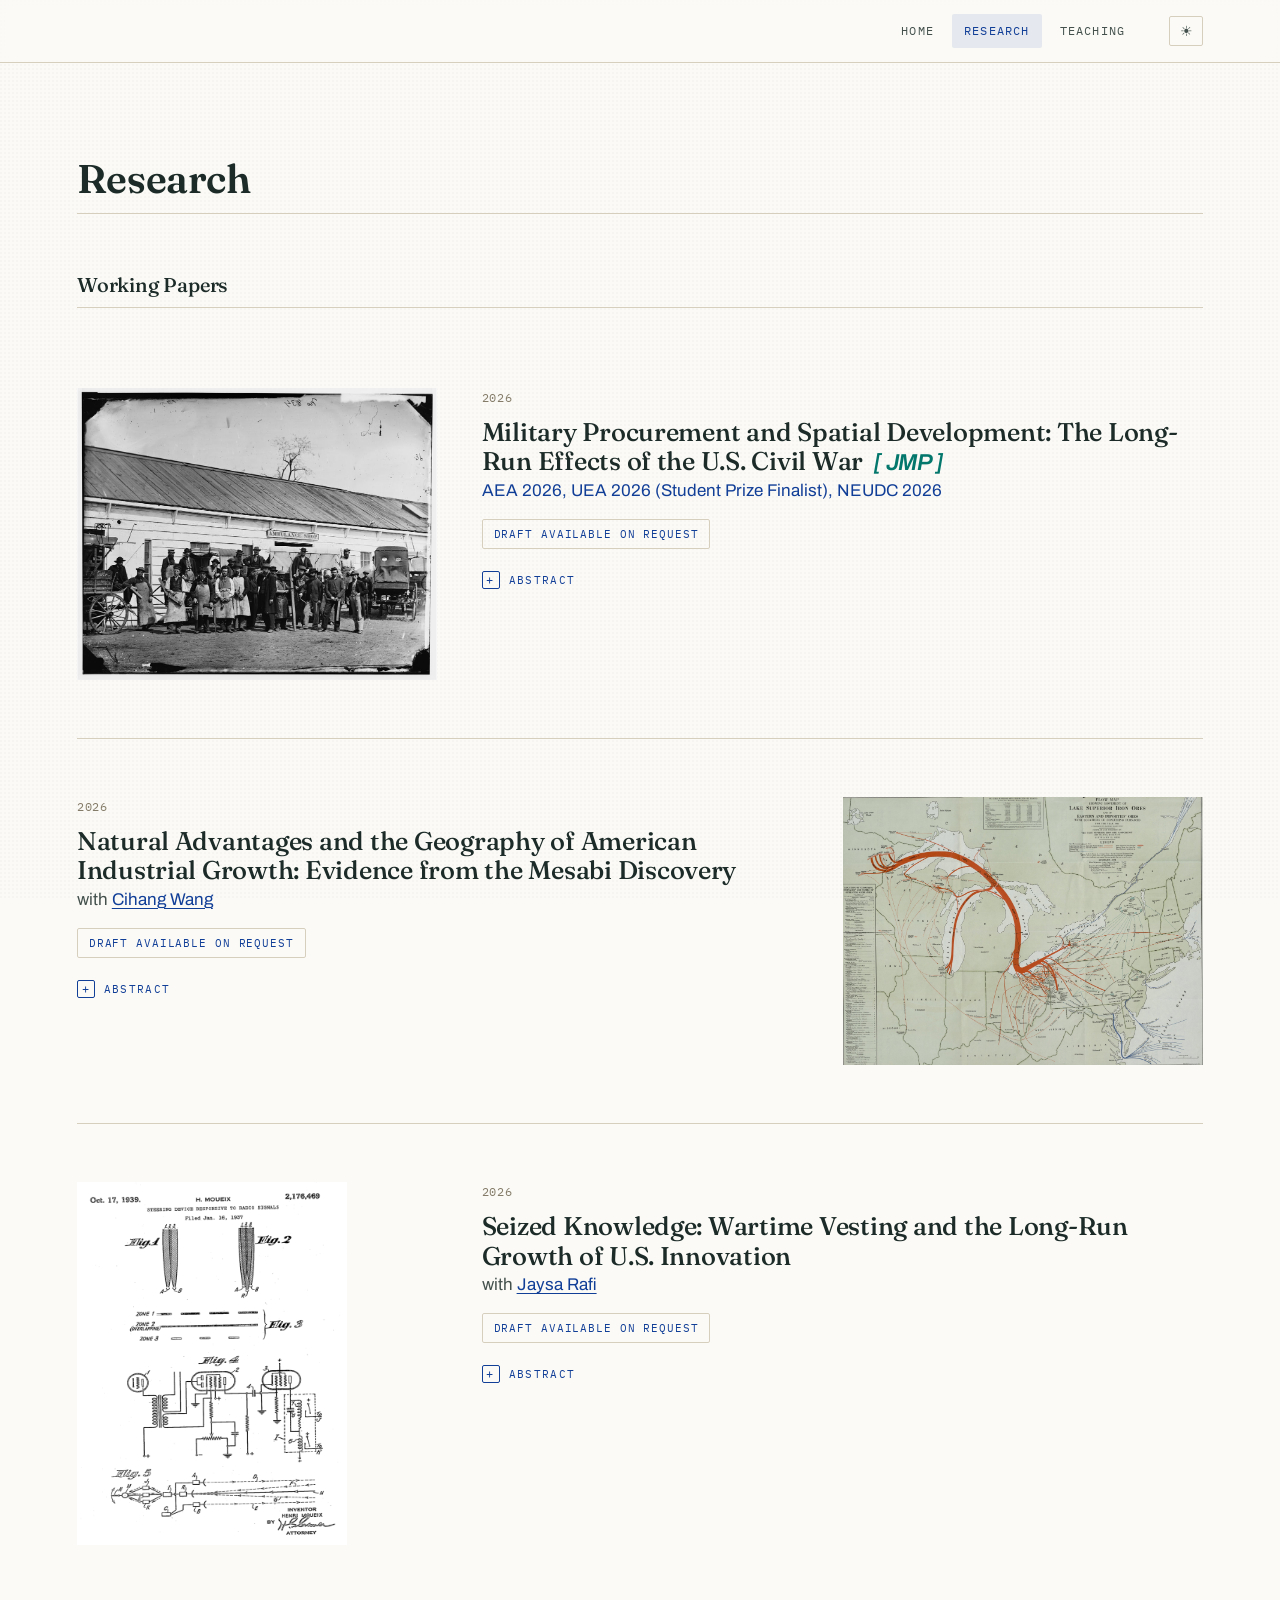
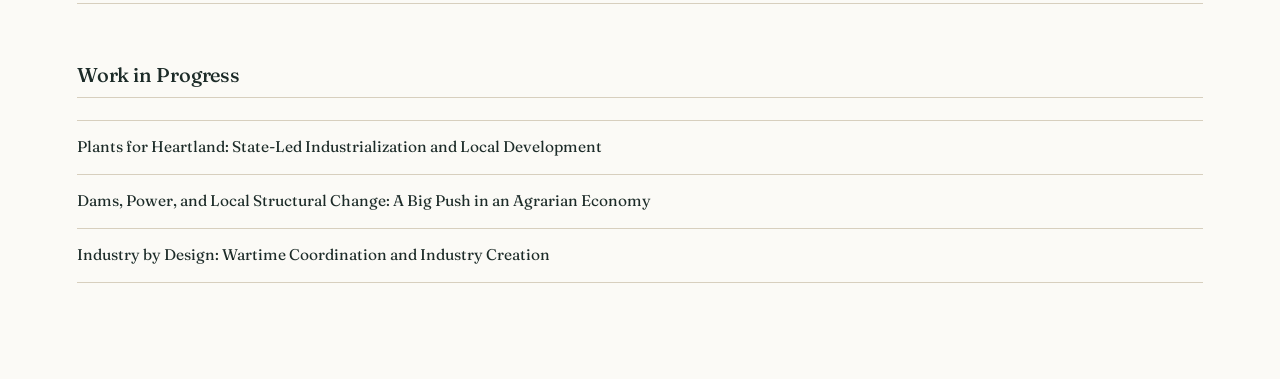
<file: research.html>
<!-- Self-contained page: design (CSS) and behaviour (JS) are inlined so each
     page renders on its own. [ brackets ] mark placeholders to replace. -->
<!DOCTYPE html>
<html lang="en">
<head>
<meta charset="UTF-8">
<meta name="viewport" content="width=device-width, initial-scale=1">
<title>Research — Lovepreet Singh</title>
<meta name="description" content="Research by Lovepreet Singh">
<script>try{var t=localStorage.getItem('theme')||(matchMedia('(prefers-color-scheme:dark)').matches?'dark':'light');if(t==='dark')document.documentElement.setAttribute('data-theme','dark');}catch(e){}</script>
<link rel="preconnect" href="https://fonts.googleapis.com">
<link rel="preconnect" href="https://fonts.gstatic.com" crossorigin>
<link href="https://fonts.googleapis.com/css2?family=Fraunces:ital,opsz,wght@0,9..144,400;0,9..144,500;0,9..144,600;0,9..144,900;1,9..144,400&family=Archivo:wght@400;500;600&family=IBM+Plex+Mono:wght@400;500&display=swap" rel="stylesheet">
<style>
  :root{
    --paper:#FBFAF6; --paper-2:#FFFFFF; --ink:#1C2B28; --ink-soft:#43504C;
    --muted:#847B68; --accent:#113E97; --rule:#D7CFBE; --jmp:#03776C;
    --serif:"Fraunces",Georgia,serif; --sans:"Archivo",system-ui,sans-serif; --mono:"IBM Plex Mono",ui-monospace,monospace;
    --edge:clamp(20px,6vw,110px); --maxw:1440px;
    --grain:rgba(28,43,40,.07); --scrim:rgba(16,22,20,.92); --on-scrim:#F1ECE0; --overlay:rgba(16,22,20,.80);
  }
  html[data-theme="dark"]{
    --paper:#16201E; --paper-2:#1F2B28; --ink:#E8E2D4; --ink-soft:#B6B2A3;
    --muted:#8C8670; --accent:#9AC4FF; --rule:#33403A; --grain:rgba(232,226,212,.05); --jmp:#4FF0D9;
  }
  *{ box-sizing:border-box; margin:0; padding:0; }
  html{ scroll-behavior:smooth; }
  body{ background:var(--paper); color:var(--ink); font-family:var(--sans); font-size:17px; line-height:1.65;
        -webkit-font-smoothing:antialiased; transition:background-color .4s ease, color .4s ease; }
  a{ color:inherit; }
  img{ display:block; max-width:100%; }
  ::selection{ background:var(--accent); color:#fff; }
  p{ text-wrap:pretty; }
  section[id]{ scroll-margin-top:78px; }
  body::before{ content:""; position:fixed; inset:0; pointer-events:none; z-index:0; opacity:.3; mix-blend-mode:multiply;
    background-image:radial-gradient(circle at 1px 1px, var(--grain) 1px, transparent 0); background-size:4px 4px; }
  .wrap{ max-width:var(--maxw); margin:0 auto; padding:0 var(--edge); position:relative; z-index:1; }

  .filemark{ display:flex; align-items:baseline; gap:18px; border-bottom:1px solid var(--rule); padding-bottom:14px; margin-bottom:46px; }
  .filemark h2{ font-family:var(--serif); font-weight:600; font-size:clamp(26px,4vw,40px); line-height:1; letter-spacing:-.01em; }

  /* placeholder plate (grey box until a real <img> is added) */
  .plate{ position:relative; background:var(--paper-2); border:1px solid var(--rule); overflow:hidden;
          display:flex; align-items:flex-end; justify-content:flex-start; }
  .plate::after{ content:""; position:absolute; top:10px; left:10px; width:14px; height:14px;
    border-top:1.5px solid var(--muted); border-left:1.5px solid var(--muted); opacity:.55; }

  .abs{ margin-top:16px; }
  .abs summary{ cursor:pointer; list-style:none; display:inline-flex; align-items:center; gap:9px;
    font-family:var(--mono); font-size:11px; letter-spacing:.12em; text-transform:uppercase; color:var(--accent); }
  .abs summary::-webkit-details-marker{ display:none; }
  .abs summary::before{ content:"+"; display:inline-grid; place-items:center; width:16px; height:16px;
    border:1px solid var(--accent); border-radius:2px; font-size:12px; line-height:1; }
  .abs[open] summary::before{ content:"\2013"; }
  .abs .abs-body{ margin-top:13px; padding:15px 17px; background:var(--paper-2); border:1px solid var(--rule);
    border-radius:3px; color:var(--ink-soft); font-size:15px; line-height:1.6; max-width:none; }

  .plate.zoomable{ cursor:zoom-in; transition:border-color .25s, box-shadow .25s, transform .25s; }
  .plate.zoomable:hover{ border-color:var(--accent); box-shadow:0 10px 34px -16px rgba(0,0,0,.45); transform:translateY(-2px); }
  .plate .zoom-hint{ position:absolute; top:10px; right:10px; width:24px; height:24px; border-radius:50%;
    background:var(--scrim); color:var(--on-scrim); display:grid; place-items:center; font-size:12px; opacity:0; transition:opacity .25s; }
  .plate.zoomable:hover .zoom-hint{ opacity:1; }

  .theme-toggle{ margin-left:8px; width:34px; height:30px; display:inline-grid; place-items:center;
    background:transparent; border:1px solid var(--rule); border-radius:2px; cursor:pointer;
    color:var(--ink-soft); font-size:14px; transition:border-color .2s, color .2s; }
  .theme-toggle:hover{ border-color:var(--accent); color:var(--accent); }
  .ic-moon{ display:none; }
  html[data-theme="dark"] .ic-sun{ display:none; }
  html[data-theme="dark"] .ic-moon{ display:inline; }

  header.nav{ position:sticky; top:0; z-index:20; background:color-mix(in srgb, var(--paper) 88%, transparent);
    backdrop-filter:blur(8px); border-bottom:1px solid var(--rule); }
  .nav-in{ max-width:var(--maxw); margin:0 auto; padding:14px var(--edge); display:flex; align-items:center; gap:24px; }
  .wordmark{ font-family:var(--serif); font-weight:600; font-size:18px; letter-spacing:-.01em; text-decoration:none; white-space:nowrap; }
  .wordmark small{ font-family:var(--mono); font-weight:400; font-size:10px; color:var(--muted); letter-spacing:.2em; display:block; margin-top:-2px; }
  nav.links{ margin-left:auto; display:flex; gap:6px; flex-wrap:wrap; }
  nav.links a{ font-family:var(--mono); font-size:12px; letter-spacing:.1em; text-transform:uppercase;
    text-decoration:none; color:var(--ink-soft); padding:7px 12px; border-radius:2px; transition:color .2s, background .2s; }
  nav.links a:hover{ color:var(--ink); }
  nav.links a.active{ color:var(--accent); background:color-mix(in srgb,var(--accent) 9%,transparent); }

  section.file{ padding:clamp(54px,8vw,96px) 0; }
  main > section.file:first-child{ border-top:none; }

  /* ================= RESEARCH LAYOUT (clean) =================
     Left = fixed 360px image column, Right = everything else fills the rest.
     Change 360px (both places) to resize the image.                          */
  .record{
    display:grid; grid-template-columns:360px 1fr; gap:clamp(28px,3.5vw,56px);
    padding:clamp(34px,5vw,58px) 0; border-bottom:1px solid var(--rule); align-items:start;
  }
  .record:first-of-type{ border-top:1px solid var(--rule); }
  .record:nth-of-type(even){ grid-template-columns:1fr 360px; }
  .record:nth-of-type(even) .plate{ order:2; }              /* alternate image to the right */
  .record .plate{ transition:border-color .25s; }
  .record div.plate{ aspect-ratio:3/2; }                    /* placeholder box shape */
  /* a real photo fills the 360px column exactly — no phantom box, keeps its proportions */
  .record img.plate{ width:100%; height:auto; border:none; background:none; display:block; }
  .record .body{ max-width:none; }                          /* text uses the full remaining width */
  .record h3{ font-family:var(--serif); font-weight:500; font-size:clamp(20px,2vw,26px);
              line-height:1.15; letter-spacing:-.01em; text-wrap:normal; }
  .record h3 .jmp{ font-family:var(--sans); font-style:italic; font-weight:600; font-size:.9em;
                   color:var(--jmp); margin-left:10px; white-space:nowrap; }
  .wip{ border-top:1px solid var(--rule); }
  .wip li{ list-style:none; padding:16px 0; border-bottom:1px solid var(--rule); }
  .wip li h3{ font-family:var(--serif); font-weight:400; font-size:clamp(15.5px,1.2vw,17.5px);
              line-height:1.35; letter-spacing:0; }
  .record .head{ display:flex; align-items:baseline; gap:14px; margin-bottom:10px; flex-wrap:wrap; }
  .record .accession{ display:none; }
  .record .yr{ font-family:var(--mono); font-size:12px; color:var(--muted); letter-spacing:.06em; }
  .record p{ color:var(--ink-soft); margin-bottom:14px; }
  .record .coauth a{ color:var(--accent); text-decoration:underline;
                     text-decoration-thickness:1px; text-underline-offset:3px; }
  .record .tags{ display:flex; gap:10px; flex-wrap:wrap; margin-top:14px; }
  .record .tags a{ font-family:var(--mono); font-size:11px; letter-spacing:.08em; text-transform:uppercase;
    text-decoration:none; color:var(--accent); border:1px solid var(--rule); padding:5px 11px; border-radius:2px;
    transition:border-color .2s, background .2s, transform .2s; }
  .record .tags a:hover{ border-color:var(--accent); background:color-mix(in srgb,var(--accent) 7%,transparent); transform:translateY(-1px); }

  /* subsection headings */
  .subcollection{ margin-top:clamp(40px,5vw,60px); }
  .subcollection:first-of-type{ margin-top:0; }
  .subhead{ display:flex; align-items:baseline; gap:14px; margin-bottom:22px; padding-bottom:11px; border-bottom:1px solid var(--rule); }
  .subhead .sn{ display:none; }
  .subhead .ct{ display:none; }
  .subhead h3{ font-family:var(--serif); font-weight:500; font-size:clamp(16px,1.9vw,20px); line-height:1.1; letter-spacing:-.005em; }
  .research-group .record:first-of-type{ border-top:none; }
  .filemark .no, .filemark .of{ display:none; }

  /* lightbox (image only, large) */
  .lightbox{ position:fixed; inset:0; z-index:50; display:none; place-items:center; padding:24px;
    background:var(--overlay); backdrop-filter:blur(4px); }
  .lightbox.open{ display:grid; }
  .lb-card{ background:none; border:none; display:block; }
  #lbPlate{ display:block; width:auto; height:auto; max-width:94vw; max-height:92vh; border:1px solid var(--rule); background:var(--paper); }
  .lb-close{ position:fixed; top:18px; right:22px; background:var(--paper); border:1px solid var(--rule);
    width:40px; height:40px; border-radius:50%; cursor:pointer; font-family:var(--mono); font-size:16px; color:var(--ink); line-height:1; z-index:2; }
  .lb-close:hover{ border-color:var(--accent); color:var(--accent); }

  .rise{ opacity:0; transform:translateY(22px); transition:opacity .7s ease, transform .7s cubic-bezier(.2,.7,.2,1); }
  .rise.in{ opacity:1; transform:none; }

  @media (max-width:820px){
    .record, .record:nth-of-type(even){ grid-template-columns:1fr; gap:20px; }
    .record:nth-of-type(even) .plate{ order:-1; }
    .record .plate{ order:-1; }
  }
  @media (prefers-reduced-motion:reduce){
    html{ scroll-behavior:auto; }
    *{ transition:none !important; animation:none !important; }
    .rise{ opacity:1; transform:none; }
  }
  :focus-visible{ outline:2px solid var(--accent); outline-offset:3px; }
</style>
</head>
<body>
<header class="nav">
  <div class="nav-in">
    <a class="wordmark" href="index.html"><small></small></a>
    <nav class="links" aria-label="Pages">
      <a href="index.html">Home</a>
      <a href="research.html" class="active">Research</a>
      <a href="teaching.html">Teaching</a>
    </nav>
    <button class="theme-toggle" id="themeToggle" aria-label="Toggle dark mode" title="Toggle light / dark">
      <span class="ic-sun" aria-hidden="true">☀</span><span class="ic-moon" aria-hidden="true">☾</span>
    </button>
  </div>
</header>



     

<main>


     

<section id="research" class="file">
  <div class="wrap">
    <div class="filemark rise">
      <span class="no">FILE 01</span>
      <h2>Research</h2>
      <span class="of">SELECTED WORK</span>
    </div>

    <div class="subcollection rise research-group">
      <div class="subhead">
        <span class="sn">R · I</span>
        <h3>Working Papers</h3>
        <span class="ct">[ note ]</span>
      </div>

    <article class="record rise">
      <img class="plate zoomable" data-acc="R.001" src="images/qm/Ambulance Shop.jpg" alt="Military Procurement and Spatial Development">
      <div class="body">
        <div class="head">
          <span class="accession">R.001</span>
          <span class="yr">2026</span>
        </div>
        <h3>Military Procurement and Spatial Development: The Long-Run Effects of the U.S. Civil War<span class="jmp" title="Job Market Paper">[ JMP ]</span></h3>
           <p style="color:var(--accent)">AEA 2026, UEA 2026 (Student Prize Finalist), NEUDC 2026</p>
        <div class="tags">
          <a href="mailto:ls12@illinois.edu">Draft available on request</a>
        </div>
        <details class="abs">
          <summary>Abstract</summary>
          <div class="abs-body"> This paper studies whether a large temporary demand shock can have persistent effects on regional industrialization. Specifically, I examine the Quartermaster sites through which the Union Army procured general manufactured goods during the U.S. Civil War, placed for wartime logistical reasons and dismantled when the war ended. Procurement had large and persistent effects on the QM counties. Manufacturing employment and population expanded after 1860 relative to comparable counties, and by 1890 the QM counties had 66 percent more manufacturing employment and a population 19 percent larger. The manufacturing lead persisted at about this level until the 1960s and then declined with the national contraction of manufacturing, while population persisted. The persistent expansion came through persistent adoption of new industries by treated counties, and made the counties less dependent on farming. A quantitative spatial model in which procurement raised a county’s rate of adopting new techniques rationalizes the empirical findings, and implies that the war raised Union real income per worker 5.9 percent by 1940. </div>
        </details>
      </div>





</article>

    <article class="record rise">
      <img class="plate zoomable" data-acc="R.002" src="images/mesabi/navig_map_iron.jpg" alt="Natural Advantages and the Geography of American Industrial Growth">
      <div class="body">
        <div class="head">
          <span class="accession">R.002</span>
          <span class="yr">2026</span>
        </div>
        <h3>Natural Advantages and the Geography of American Industrial Growth: Evidence from the Mesabi Discovery</h3>
        <p class="coauth">with <a href="https://sites.google.com/view/cihangwang/home">Cihang Wang</a></p>
        <div class="tags">
          <a href="mailto:ls12@illinois.edu">Draft available on request</a>
        </div>
        <details class="abs">
          <summary>Abstract</summary>
          <div class="abs-body">How do natural advantages shape regional industrial growth? We study a large, plausibly exogenous supply shock, the 1892 discovery of the Mesabi Iron Range, which supplied the majority of the nation's iron ore within a decade, to examine how abundant, cheap access to a primary input reshaped the growth and geography of American heavy industry. Using newly digitized establishment-level directories covering every blast furnace, rolling mill, and steel works in the United States from 1880 to 1916, linked to county employment from the decennial censuses, we show that counties with one standard deviation better access to Mesabi ore added roughly 20,000 tons of furnace capacity by 1916. The industry visibly relocated: furnace sites at old ore banks and coalfields were abandoned, while capacity concentrated at lake ports and low-cost assembly corridors. We also find substantial employment gains both in iron and steel and in related downstream industries. Altogether, these results suggest that resource abundance combined with cheap Great Lakes transport substantially shaped the economic geography and growth of American industry.</div>
        </details>
      </div>
    </article>

         



         
      <article class="record rise">
      <img class="plate zoomable" data-acc="R.003" src="images/apc/patent_remote_control.png" alt="Seized Knowledge: Wartime Vesting and the Long-Run Growth of U.S. Innovation" style="width:75%">
      <div class="body">
        <div class="head">
          <span class="accession">R.003</span>
          <span class="yr">2026</span>
        </div>
        <h3>Seized Knowledge: Wartime Vesting and the Long-Run Growth of U.S. Innovation</h3>
        <p class="coauth">with <a href="https://sites.google.com/view/jay-rafi/home">Jaysa Rafi</a></p>
        <div class="tags">
          <a href="mailto:ls12@illinois.edu">Draft available on request</a>
        </div>
        <details class="abs">
          <summary>Abstract</summary>
          <div class="abs-body"> During World War II, the U.S. Alien Property Custodian seized roughly 40,000 U.S. patents owned by nationals of Axis and enemy-occupied countries and licensed them royalty-free to any American firm. We digitize the Custodian's catalog of vested patents and link it to all U.S. patents filed between 1920 and 1975. Because foreign patentees specialized in particular fields, exposure to vesting varied sharply across narrowly defined technology classes. In an event-study design comparing exposed and unexposed patent subclasses, patenting by inventors from Axis and occupied countries fell by about three quarters and never recovered, while patenting by U.S. inventors rose after 1942 and reached 35 to 49 percent above unexposed technologies by the 1960s. Gains were largest for U.S. firms and robust to controlling for wartime federal research funding. The findings suggest that access to existing foreign knowledge contributed to the postwar takeoff of U.S. innovation. </div>
        </details>
      </div>
    </article>
    

    <div class="subcollection rise research-group">
      <div class="subhead">
        <span class="sn">R · II</span>
        <h3>Work in Progress</h3>
        <span class="ct">[ note ]</span>
      </div>

    <ul class="wip">
      <li class="rise"><h3>Plants for Heartland: State-Led Industrialization and Local Development</h3></li>
      <li class="rise"><h3>Dams, Power, and Local Structural Change: A Big Push in an Agrarian Economy</h3></li>
      <li class="rise"><h3>Industry by Design: Wartime Coordination and Industry Creation </h3></li>
    </ul>
    </div>
  </div>
</section>

</main>

<div class="lightbox" id="lightbox" role="dialog" aria-modal="true" aria-label="Enlarged image">
  <button class="lb-close" id="lbClose" aria-label="Close">✕</button>
  <div class="lb-card">
    <img id="lbPlate" alt="Enlarged image">
  </div>
</div>

<script>
  const io = new IntersectionObserver((entries)=>{
    entries.forEach(e=>{ if(e.isIntersecting){ e.target.classList.add('in'); io.unobserve(e.target); } });
  }, { threshold:.12 });
  document.querySelectorAll('.rise').forEach(el=>io.observe(el));

  const lb = document.getElementById('lightbox');
  if(lb){
    const lbClose = document.getElementById('lbClose');
    function openLightbox(imgSrc){
      const plate = document.getElementById('lbPlate');
      if(plate) plate.src = imgSrc || '';
      lb.classList.add('open'); document.body.style.overflow='hidden'; lbClose.focus();
    }
    const closeLb = ()=>{ lb.classList.remove('open'); document.body.style.overflow=''; };
    lbClose.addEventListener('click', closeLb);
    lb.addEventListener('click', e=>{ if(e.target===lb) closeLb(); });
    document.addEventListener('keydown', e=>{ if(e.key==='Escape') closeLb(); });
    document.querySelectorAll('.record .plate.zoomable').forEach(p=>{
      const open = ()=>{
        const src = p.tagName === 'IMG' ? p.src : (p.querySelector('img') ? p.querySelector('img').src : '');
        if(src) openLightbox(src);
      };
      p.addEventListener('click', open);
      p.addEventListener('keydown', e=>{ if(e.key==='Enter' || e.key===' '){ e.preventDefault(); open(); } });
    });
  }

  const root = document.documentElement;
  const tt = document.getElementById('themeToggle');
  if(tt) tt.addEventListener('click', ()=>{
    const dark = root.getAttribute('data-theme') === 'dark';
    if(dark) root.removeAttribute('data-theme'); else root.setAttribute('data-theme','dark');
    try { localStorage.setItem('theme', dark ? 'light' : 'dark'); } catch(e){}
  });
</script>
</body>
</html>
</file>
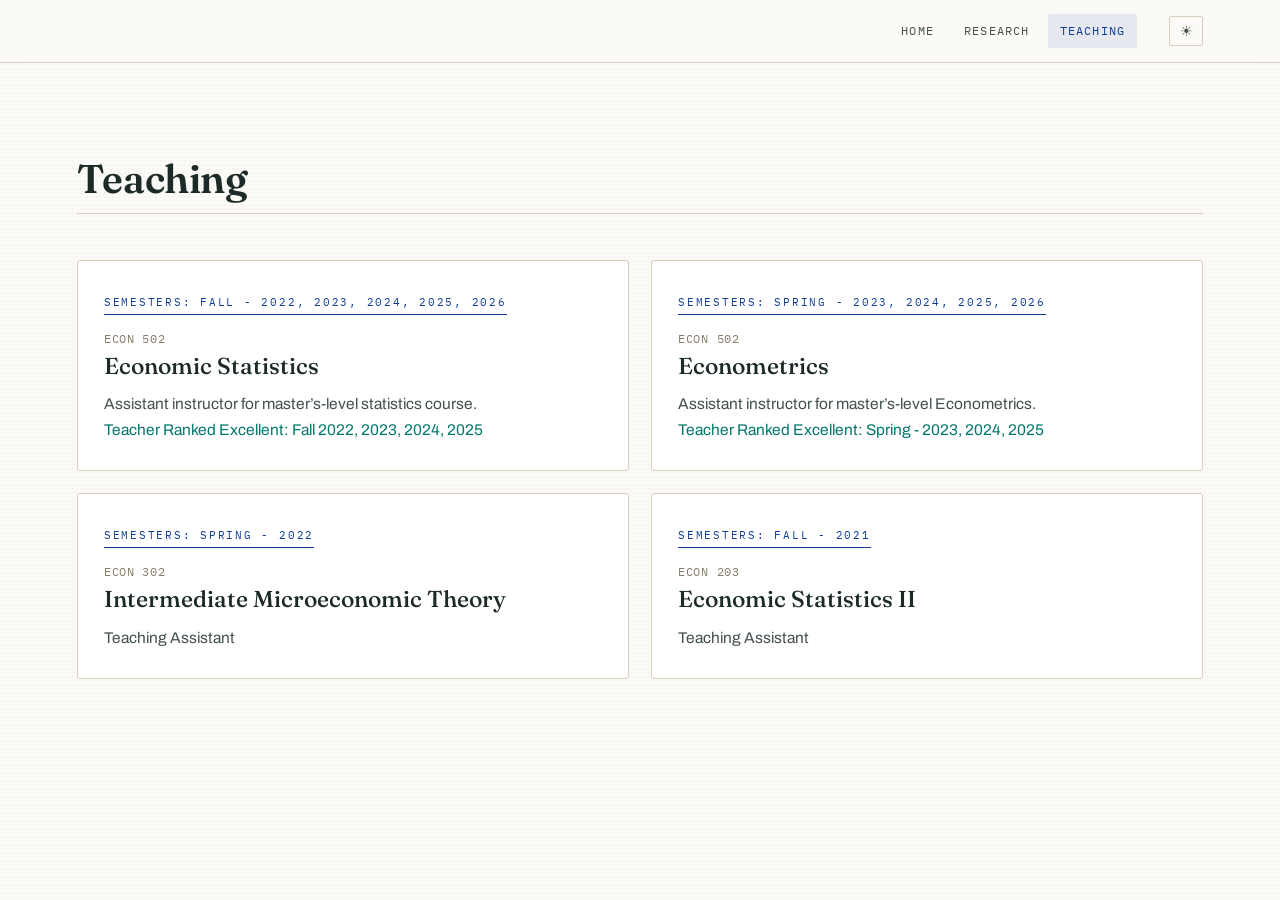
<file: teaching.html>
<!-- Self-contained page: design (CSS) and behaviour (JS) are inlined so each
     page renders on its own. [ brackets ] mark placeholders to replace. -->
<!DOCTYPE html>
<html lang="en">
<head>
<meta charset="UTF-8">
<meta name="viewport" content="width=device-width, initial-scale=1">
<title>Teaching — Lovepreet Singh</title>
<meta name="description" content="[ One-line description of you and your work ]">
<script>try{var t=localStorage.getItem('theme')||(matchMedia('(prefers-color-scheme:dark)').matches?'dark':'light');if(t==='dark')document.documentElement.setAttribute('data-theme','dark');}catch(e){}</script>
<link rel="preconnect" href="https://fonts.googleapis.com">
<link rel="preconnect" href="https://fonts.gstatic.com" crossorigin>
<link href="https://fonts.googleapis.com/css2?family=Fraunces:ital,opsz,wght@0,9..144,400;0,9..144,500;0,9..144,600;0,9..144,900;1,9..144,400&family=Archivo:wght@400;500;600&family=IBM+Plex+Mono:wght@400;500&display=swap" rel="stylesheet">
<style>
  :root{
    --paper:    #FBFAF6;   /* near-white warm paper          */
    --paper-2:  #FFFFFF;   /* white card / plate surface     */
    --ink:      #1C2B28;   /* deep pine-slate (near-black)  */
    --ink-soft: #43504C;   /* secondary text                */
    --muted:    #847B68;   /* captions, meta, mono labels   */
    --accent:   #113E97;   /* fountain-pen cobalt           */
    --rule:     #D7CFBE;   /* hairline rules                */
    --award:    #03776C;   /* teaching award highlight      */

    --serif: "Fraunces", Georgia, serif;
    --sans:  "Archivo", system-ui, sans-serif;
    --mono:  "IBM Plex Mono", ui-monospace, monospace;

    --edge: clamp(20px, 6vw, 110px);   /* page side margin   */
    --maxw: 1440px;

    --grain:   rgba(28,43,40,.07);     /* paper grain dots    */
    --scrim:   rgba(16,22,20,.92);     /* always-dark overlay on images */
    --on-scrim:#F1ECE0;                /* light text on scrim */
    --overlay: rgba(16,22,20,.80);     /* lightbox backdrop   */
  }

  /* dark theme — same identity, parchment becomes the ink */
  html[data-theme="dark"]{
    --paper:#16201E; --paper-2:#1F2B28; --ink:#E8E2D4; --ink-soft:#B6B2A3;
    --muted:#8C8670; --accent:#9AC4FF; --rule:#33403A; --grain:rgba(232,226,212,.05); --award:#4FF0D9;
  }

  *{ box-sizing:border-box; margin:0; padding:0; }
  html{ scroll-behavior:smooth; }
  body{
    background:var(--paper); color:var(--ink);
    font-family:var(--sans); font-size:17px; line-height:1.65;
    -webkit-font-smoothing:antialiased;
    transition:background-color .4s ease, color .4s ease;
  }
  a{ color:inherit; }
  img{ display:block; max-width:100%; }
  ::selection{ background:var(--accent); color:#fff; }
  h1,h2,h3{ text-wrap:balance; }
  p{ text-wrap:pretty; }
  section[id], #home{ scroll-margin-top:78px; }   /* keep anchors clear of sticky nav */

  /* faint paper grain over the whole page */
  body::before{
    content:""; position:fixed; inset:0; pointer-events:none; z-index:0;
    opacity:.3; mix-blend-mode:multiply;
    background-image:
      radial-gradient(circle at 1px 1px, var(--grain) 1px, transparent 0);
    background-size:4px 4px;
  }
  .wrap{ max-width:var(--maxw); margin:0 auto; padding:0 var(--edge); position:relative; z-index:1; }

  /* ---- shared bits ---------------------------------------------------- */
  .eyebrow{
    font-family:var(--mono); font-size:12px; letter-spacing:.22em;
    text-transform:uppercase; color:var(--muted);
  }
  .accession{ font-family:var(--mono); font-size:12px; letter-spacing:.08em; color:var(--accent); }
  .filemark{ display:flex; align-items:baseline; gap:18px; border-bottom:1px solid var(--rule);
             padding-bottom:14px; margin-bottom:46px; }
  .filemark .no{ font-family:var(--mono); font-size:13px; color:var(--accent); letter-spacing:.1em; }
  .filemark h2{ font-family:var(--serif); font-weight:600; font-size:clamp(26px,4vw,40px);
                line-height:1; letter-spacing:-.01em; }
  .filemark .of{ margin-left:auto; font-family:var(--mono); font-size:11px; color:var(--muted);
                 letter-spacing:.18em; }

  /* image placeholder plate (replace with <img class="plate">) */
  .plate{
    position:relative; background:var(--paper-2);
    border:1px solid var(--rule); aspect-ratio:4/5; overflow:hidden;
    display:flex; align-items:flex-end; justify-content:flex-start;
  }
  .plate::before{   /* big faint accession ghost number */
    content:attr(data-no); position:absolute; inset:0;
    display:flex; align-items:center; justify-content:center;
    font-family:var(--serif); font-weight:900; font-size:clamp(40px,7vw,84px);
    color:var(--ink); opacity:.06; letter-spacing:-.03em;
  }
  .plate::after{    /* corner registration mark */
    content:""; position:absolute; top:10px; left:10px; width:14px; height:14px;
    border-top:1.5px solid var(--muted); border-left:1.5px solid var(--muted); opacity:.55;
  }
  .plate .cap{
    position:relative; font-family:var(--mono); font-size:11px; letter-spacing:.12em;
    color:var(--muted); padding:10px 12px; text-transform:uppercase;
  }
  img.plate{ width:100%; height:100%; object-fit:cover; }

  /* expandable abstract (native <details>, no JS, keyboard-accessible) */
  .abs{ margin-top:16px; }
  .abs summary{ cursor:pointer; list-style:none; display:inline-flex; align-items:center; gap:9px;
    font-family:var(--mono); font-size:11px; letter-spacing:.12em; text-transform:uppercase; color:var(--accent); }
  .abs summary::-webkit-details-marker{ display:none; }
  .abs summary::before{ content:"+"; display:inline-grid; place-items:center; width:16px; height:16px;
    border:1px solid var(--accent); border-radius:2px; font-size:12px; line-height:1; }
  .abs[open] summary::before{ content:"\2013"; }
  .abs .abs-body{ margin-top:13px; padding:15px 17px; background:var(--paper-2); border:1px solid var(--rule);
    border-radius:3px; color:var(--ink-soft); font-size:15px; line-height:1.6; max-width:74ch; }

  /* clickable / enlargeable plate */
  .plate.zoomable{ cursor:zoom-in; transition:border-color .25s, box-shadow .25s, transform .25s; }
  .plate.zoomable:hover{ border-color:var(--accent);
    box-shadow:0 10px 34px -16px rgba(0,0,0,.45); transform:translateY(-2px); }
  .plate .zoom-hint{ position:absolute; top:10px; right:10px; width:24px; height:24px; border-radius:50%;
    background:var(--scrim); color:var(--on-scrim); display:grid; place-items:center; font-size:12px;
    opacity:0; transition:opacity .25s; }
  .plate.zoomable:hover .zoom-hint{ opacity:1; }

  /* theme toggle */
  .theme-toggle{ margin-left:8px; width:34px; height:30px; display:inline-grid; place-items:center;
    background:transparent; border:1px solid var(--rule); border-radius:2px; cursor:pointer;
    color:var(--ink-soft); font-size:14px; transition:border-color .2s, color .2s; }
  .theme-toggle:hover{ border-color:var(--accent); color:var(--accent); }
  .ic-moon{ display:none; }
  html[data-theme="dark"] .ic-sun{ display:none; }
  html[data-theme="dark"] .ic-moon{ display:inline; }

  /* ---- top navigation ------------------------------------------------- */
  header.nav{
    position:sticky; top:0; z-index:20;
    background:color-mix(in srgb, var(--paper) 88%, transparent);
    backdrop-filter:blur(8px);
    border-bottom:1px solid var(--rule);
  }
  .nav-in{ max-width:var(--maxw); margin:0 auto; padding:14px var(--edge);
           display:flex; align-items:center; gap:24px; }
  .wordmark{ font-family:var(--serif); font-weight:600; font-size:18px; letter-spacing:-.01em;
             text-decoration:none; white-space:nowrap; }
  .wordmark small{ font-family:var(--mono); font-weight:400; font-size:10px; color:var(--muted);
                   letter-spacing:.2em; display:block; margin-top:-2px; }
  nav.links{ margin-left:auto; display:flex; gap:6px; flex-wrap:wrap; }
  nav.links a{
    font-family:var(--mono); font-size:12px; letter-spacing:.1em; text-transform:uppercase;
    text-decoration:none; color:var(--ink-soft); padding:7px 12px; border-radius:2px;
    transition:color .2s, background .2s;
  }
  nav.links a:hover{ color:var(--ink); }
  nav.links a.active{ color:var(--accent); background:color-mix(in srgb,var(--accent) 9%,transparent); }

  /* ---- hero / home ---------------------------------------------------- */
  .hero{ padding:0 0 clamp(50px,8vw,90px); }
  .banner{ width:100%; height:clamp(190px,34vw,380px); overflow:hidden; border-bottom:1px solid var(--rule); }
  .banner-img{ width:100%; height:100%; object-fit:cover; }
  .banner-img.ph{ background:
      repeating-linear-gradient(135deg, var(--paper-2) 0 22px, color-mix(in srgb,var(--paper-2) 60%,var(--paper)) 22px 44px);
      display:flex; align-items:flex-end; }
  .banner-img.ph .cap{ font-family:var(--mono); font-size:11px; letter-spacing:.14em; text-transform:uppercase;
                       color:var(--muted); padding:12px 16px; }
  .hero .wrap{ padding-top:clamp(40px,7vw,78px); }
  .hero-grid{ display:grid; grid-template-columns:1.5fr 1fr; gap:clamp(28px,5vw,72px); align-items:end; }
  .hero .eyebrow{ margin-bottom:22px; }
  .hero h1{
    font-family:var(--serif); font-weight:400; letter-spacing:-.025em; line-height:.96;
    font-size:clamp(52px,10vw,116px); margin-bottom:24px;
  }
  .hero h1 em{ font-style:italic; }
  .hero .role{ font-family:var(--mono); font-size:13px; letter-spacing:.06em; color:var(--accent);
               text-transform:uppercase; margin-bottom:26px; }
  .hero .lede{ font-size:clamp(18px,2vw,21px); max-width:46ch; color:var(--ink-soft); }
  .hero .meta{ margin-top:34px; display:flex; flex-wrap:wrap; gap:8px 26px;
               border-top:1px solid var(--rule); padding-top:20px; }
  .hero .meta span{ font-family:var(--mono); font-size:12px; letter-spacing:.04em; color:var(--muted); }
  .hero .meta a{ color:var(--accent); text-decoration:none; }
  .hero .meta a:hover{ text-decoration:underline; }
  .hero-plate{ max-width:360px; margin-left:auto; width:100%; }
  /* staggered entrance for the hero text */
  .hero-grid > div > .rise:nth-child(1){ transition-delay:.04s; }
  .hero-grid > div > .rise:nth-child(2){ transition-delay:.12s; }
  .hero-grid > div > .rise:nth-child(3){ transition-delay:.20s; }
  .hero-grid > div > .rise:nth-child(4){ transition-delay:.28s; }
  .hero-grid > div > .rise:nth-child(5){ transition-delay:.36s; }
  .hero-plate.rise{ transition-delay:.30s; }

  /* ---- section frame -------------------------------------------------- */
  section.file{ padding:clamp(54px,8vw,96px) 0; border-top:1px solid var(--rule); }

  /* ---- research records ----------------------------------------------- */
  .record{
    display:grid; grid-template-columns:1.05fr 1fr; gap:clamp(26px,5vw,64px);
    padding:clamp(34px,5vw,58px) 0; border-bottom:1px solid var(--rule); align-items:center;
  }
  .record:first-of-type{ border-top:1px solid var(--rule); }
  .record .plate{ aspect-ratio:3/2; transition:border-color .25s; }
  .record .plate:hover{ border-color:var(--accent); }
  .record:nth-of-type(even) .plate{ order:2; }   /* alternate image to the right */
  .record .body{ max-width:50ch; }
  .record .head{ display:flex; align-items:baseline; gap:14px; margin-bottom:10px; flex-wrap:wrap; }
  .record h3{ font-family:var(--serif); font-weight:500; font-size:clamp(19px,2.2vw,25px);
              line-height:1.1; letter-spacing:-.01em; }
  .record .yr{ font-family:var(--mono); font-size:12px; color:var(--muted); letter-spacing:.06em; }
  .record p{ color:var(--ink-soft); margin-bottom:14px; }
  .record .tags{ display:flex; gap:10px; flex-wrap:wrap; }
  .record .tags a{
    font-family:var(--mono); font-size:11px; letter-spacing:.08em; text-transform:uppercase;
    text-decoration:none; color:var(--accent); border:1px solid var(--rule);
    padding:5px 11px; border-radius:2px; transition:border-color .2s, background .2s;
  }
  .record .tags a:hover{ border-color:var(--accent); background:color-mix(in srgb,var(--accent) 7%,transparent); transform:translateY(-1px); }
  .record .tags a{ transition:border-color .2s, background .2s, transform .2s; }

  /* ---- teaching cards ------------------------------------------------- */
  .courses{ display:grid; grid-template-columns:repeat(2,minmax(0,1fr)); gap:22px; }
  .course{ border:1px solid var(--rule); background:var(--paper-2); padding:26px 26px 28px; border-radius:3px; }
  .course .term{ font-family:var(--mono); font-size:11px; letter-spacing:.16em; text-transform:uppercase;
                 color:var(--accent); margin-bottom:14px; display:inline-block;
                 border-bottom:1px solid var(--accent); padding-bottom:3px; }
  .course .code{ font-family:var(--mono); font-size:12px; color:var(--muted); letter-spacing:.06em; }
  .course h3{ font-family:var(--serif); font-weight:500; font-size:23px; line-height:1.15; margin:4px 0 12px; }
  .course p{ color:var(--ink-soft); font-size:15.5px; }

  /* ---- collection gallery (the centerpiece) --------------------------- */
  .collection{ display:grid; grid-template-columns:repeat(3,1fr); gap:clamp(12px,1.6vw,18px); }
  .item{ cursor:pointer; border:none; background:none; padding:0; text-align:left;
         font:inherit; color:inherit; }
  .item .plate{ aspect-ratio:1/1; transition:border-color .3s; }
  .item .frame{ position:absolute; inset:0; overflow:hidden; }
  .item .reveal{
    position:absolute; left:0; right:0; bottom:0; padding:14px 14px 16px;
    background:linear-gradient(to top, var(--scrim), transparent);
    transform:translateY(101%); transition:transform .34s cubic-bezier(.2,.7,.2,1);
  }
  .item .reveal .t{ font-family:var(--serif); color:var(--on-scrim); font-size:16px; line-height:1.2; }
  .item .reveal .a{ font-family:var(--mono); color:color-mix(in srgb,var(--on-scrim) 70%,var(--accent));
                    font-size:11px; letter-spacing:.1em; margin-top:4px; }
  .item:hover .reveal, .item:focus-visible .reveal{ transform:translateY(0); }
  .item:hover .plate, .item:focus-visible .plate{ border-color:var(--accent); }
  .item{ transition:transform .25s; }
  .item:hover{ transform:translateY(-3px); }
  .item .label{ margin-top:11px; display:flex; justify-content:space-between; gap:10px; align-items:baseline; }
  .item .label .ttl{ font-family:var(--serif); font-size:17px; line-height:1.15; }
  .item .label .no{ font-family:var(--mono); font-size:11px; color:var(--accent); letter-spacing:.08em; white-space:nowrap; }

  /* ---- subcollections (editable groups within Collection) ---- */
  .subcollection{ margin-top:clamp(40px,5vw,60px); }
  .subcollection:first-of-type{ margin-top:0; }
  .subhead{ display:flex; align-items:baseline; gap:14px; margin-bottom:22px;
            padding-bottom:11px; border-bottom:1px solid var(--rule); }
  .subhead .sn{ font-family:var(--mono); font-size:12px; color:var(--accent); letter-spacing:.1em; }
  .subhead h3{ font-family:var(--serif); font-weight:500; font-size:clamp(16px,1.9vw,20px);
               line-height:1.1; letter-spacing:-.005em; }
  .subhead .ct{ margin-left:auto; font-family:var(--mono); font-size:11px; color:var(--muted);
                letter-spacing:.16em; text-transform:uppercase; }
  /* inside a research group the subhead rule already opens the list */
  .research-group .record:first-of-type{ border-top:none; }

  /* ---- lightbox ------------------------------------------------------- */
  .lightbox{
    position:fixed; inset:0; z-index:50; display:none; place-items:center; padding:24px;
    background:var(--overlay); backdrop-filter:blur(4px);
  }
  .lightbox.open{ display:grid; }
  .lb-card{ background:var(--paper); border:1px solid var(--rule); max-width:780px; width:100%;
            max-height:90vh; overflow:auto; display:grid; grid-template-columns:1fr 1fr; }
  .lb-card .plate{ aspect-ratio:auto; height:100%; min-height:340px; border:none; border-right:1px solid var(--rule); }
  .lb-meta{ padding:30px 30px 34px; }
  .lb-meta .accession{ margin-bottom:16px; display:block; }
  .lb-meta h3{ font-family:var(--serif); font-weight:500; font-size:27px; line-height:1.15; margin-bottom:14px; }
  .lb-meta p{ color:var(--ink-soft); font-size:15.5px; margin-bottom:18px; }
  .lb-meta dl{ font-family:var(--mono); font-size:12px; color:var(--muted); letter-spacing:.04em;
               display:grid; grid-template-columns:auto 1fr; gap:7px 16px; }
  .lb-meta dt{ color:var(--accent); }
  .lb-close{ position:absolute; top:18px; right:22px; background:var(--paper); border:1px solid var(--rule);
             width:40px; height:40px; border-radius:50%; cursor:pointer; font-family:var(--mono);
             font-size:16px; color:var(--ink); line-height:1; }
  .lb-close:hover{ border-color:var(--accent); color:var(--accent); }

  /* ---- footer --------------------------------------------------------- */
  footer.colophon{ border-top:1px solid var(--rule); padding:48px 0 64px; }
  .colophon .row{ display:flex; flex-wrap:wrap; gap:24px 40px; align-items:baseline; }
  .colophon .name{ font-family:var(--serif); font-size:22px; font-weight:500; }
  .colophon a{ font-family:var(--mono); font-size:12px; letter-spacing:.08em; color:var(--accent);
               text-decoration:none; text-transform:uppercase; }
  .colophon a:hover{ text-decoration:underline; }
  .colophon .set{ margin-left:auto; font-family:var(--mono); font-size:11px; color:var(--muted);
                  letter-spacing:.1em; }

  /* ---- reveal-on-scroll ---------------------------------------------- */
  .rise{ opacity:0; transform:translateY(22px); transition:opacity .7s ease, transform .7s cubic-bezier(.2,.7,.2,1); }
  .rise.in{ opacity:1; transform:none; }

  /* ---- responsive ----------------------------------------------------- */
  @media (max-width:820px){
    .courses{ grid-template-columns:1fr; }
    .hero-grid{ grid-template-columns:1fr; }
    .hero-plate{ max-width:240px; margin:8px 0 0; order:-1; }
    .record{ grid-template-columns:1fr; gap:20px; }
    .record .plate{ order:-1 !important; aspect-ratio:16/9; }
    .lb-card{ grid-template-columns:1fr; }
    .lb-card .plate{ border-right:none; border-bottom:1px solid var(--rule); min-height:260px; }
  }
  @media (max-width:520px){
    .collection{ grid-template-columns:repeat(2,1fr); gap:12px; }
  }

  /* ---- accessibility: respect reduced motion ------------------------- */
  @media (prefers-reduced-motion:reduce){
    html{ scroll-behavior:auto; }
    *{ transition:none !important; animation:none !important; }
    .rise{ opacity:1; transform:none; }
  }
  :focus-visible{ outline:2px solid var(--accent); outline-offset:3px; }

  /* multi-page: first section sits directly under the nav */
  main > section.file:first-child{ border-top:none; }

  /* --- de-catalogued: hide accession codes, file marks & plate numbers --- */
  .filemark .no{ display:none; }            /* FILE 01 / 02 / 03 */
  .subhead .sn{ display:none; }             /* R · I , C · I markers */
  .record .head .accession{ display:none; } /* R.001 code (year is kept) */
  .plate .cap{ display:none; }              /* R.001 / plate captions */
  .plate::before{ content:"" !important; }  /* faint ghost numbers */
  .item .label .no{ display:none; }         /* C.01 under gallery items */
  .item .reveal .a{ display:none; }         /* C.01 in hover overlay */
  .lb-meta .accession{ display:none; }      /* code in enlarged view */

  /* hide placeholder notes & section side-labels */
  .subhead .ct{ display:none; }             /* [ note ] */
  .filemark .of{ display:none; }            /* SELECTED WORK / BY THEME / COURSES */
  .banner-img.ph .cap{ display:none; }      /* banner instruction caption */
</style>
</head>
<body>
<header class="nav">
  <div class="nav-in">
    <a class="wordmark" href="index.html"> <small> </small></a>
    <nav class="links" aria-label="Pages">
      <a href="index.html">Home</a>
      <a href="research.html">Research</a>
      <a href="teaching.html" class="active">Teaching</a>
    </nav>
    <button class="theme-toggle" id="themeToggle" aria-label="Toggle dark mode" title="Toggle light / dark">
      <span class="ic-sun" aria-hidden="true">☀</span><span class="ic-moon" aria-hidden="true">☾</span>
    </button>
  </div>
</header>

<main>

<section id="teaching" class="file">
  <div class="wrap">
    <div class="filemark rise">
      <span class="no">FILE 02</span>
      <h2>Teaching</h2>
      <span class="of">COURSES</span>
    </div>

    <div class="courses">
      <div class="course rise">
        <span class="term"> Semesters: Fall - 2022, 2023, 2024, 2025, 2026 </span>
        <div class="code"> ECON 502 </div>
        <h3>Economic Statistics</h3>
        <p> Assistant instructor for master’s-level statistics course. </p>
          <p style="color: var(--award);">Teacher Ranked Excellent: Fall 2022, 2023, 2024, 2025</p>
      </div>
      <div class="course rise">
                <span class="term"> Semesters: Spring - 2023, 2024, 2025, 2026 </span>
        <div class="code"> ECON 502 </div>
        <h3> Econometrics </h3>
            <p> Assistant instructor for master’s-level Econometrics. </p>
        <p  style="color: var(--award);">Teacher Ranked Excellent: Spring - 2023, 2024, 2025</p>
      </div>
        <div class="course rise">
                <span class="term"> Semesters: Spring - 2022 </span>
        <div class="code"> ECON 302 </div>
        <h3> Intermediate Microeconomic Theory </h3>
            <p> Teaching Assistant </p>

</div>
         
      <div class="course rise">
                <span class="term"> Semesters: Fall - 2021 </span>
        <div class="code"> ECON 203 </div>
        <h3> Economic Statistics II </h3>
            <p> Teaching Assistant </p>
        
     
        
     
  </div>
</section>

</main>


<script>
  /* reveal-on-scroll */
  const io = new IntersectionObserver((entries)=>{
    entries.forEach(e=>{ if(e.isIntersecting){ e.target.classList.add('in'); io.unobserve(e.target); } });
  }, { threshold:.12 });
  document.querySelectorAll('.rise').forEach(el=>io.observe(el));

  const lb = document.getElementById('lightbox');
  if(lb){
    const lbClose = document.getElementById('lbClose');
    const set = (id,val)=>{ const el=document.getElementById(id); if(el) el.textContent = val || ''; };
    function openLightbox({title,desc,acc,origin,medium,imgSrc}){
      set('lbTitle',title); set('lbDesc',desc); set('lbAcc',acc);
      const dl = document.getElementById('lbDl');
      if(origin || medium){ dl.style.display=''; set('lbOrigin',origin||'—'); set('lbMedium',medium||'—'); }
      else { dl.style.display='none'; }
      const plate = document.getElementById('lbPlate');
      plate.setAttribute('data-no', acc || '');
      plate.style.backgroundImage = imgSrc ? 'url('+imgSrc+')' : '';
      plate.style.backgroundSize='cover'; plate.style.backgroundPosition='center';
      lb.classList.add('open'); document.body.style.overflow='hidden'; lbClose.focus();
    }
    const closeLb = ()=>{ lb.classList.remove('open'); document.body.style.overflow=''; };
    lbClose.addEventListener('click', closeLb);
    lb.addEventListener('click', e=>{ if(e.target===lb) closeLb(); });
    document.addEventListener('keydown', e=>{ if(e.key==='Escape') closeLb(); });
    document.querySelectorAll('.item').forEach(item=>{
      item.addEventListener('click', ()=>{
        const d = item.dataset; const img = item.querySelector('img.plate');
        openLightbox({ title:d.title, desc:d.desc, acc:d.acc, origin:d.origin, medium:d.medium, imgSrc:img?img.src:'' });
      });
    });
    document.querySelectorAll('.record .plate.zoomable').forEach(p=>{
      const rec = p.closest('.record');
      const open = ()=>{
        const h = rec.querySelector('h3'); const blurb = rec.querySelector('.body > p');
        const src = p.tagName === 'IMG' ? p.src : (p.querySelector('img') ? p.querySelector('img').src : '');
        openLightbox({ title:h?h.textContent:'', desc:blurb?blurb.textContent:'', acc:p.dataset.acc, imgSrc:src });
      };
      p.addEventListener('click', open);
      p.addEventListener('keydown', e=>{ if(e.key==='Enter' || e.key===' '){ e.preventDefault(); open(); } });
    });
  }

  const root = document.documentElement;
  const tt = document.getElementById('themeToggle');
  if(tt) tt.addEventListener('click', ()=>{
    const dark = root.getAttribute('data-theme') === 'dark';
    if(dark) root.removeAttribute('data-theme'); else root.setAttribute('data-theme','dark');
    try { localStorage.setItem('theme', dark ? 'light' : 'dark'); } catch(e){}
  });
</script>
</body>
</html>
</file>
